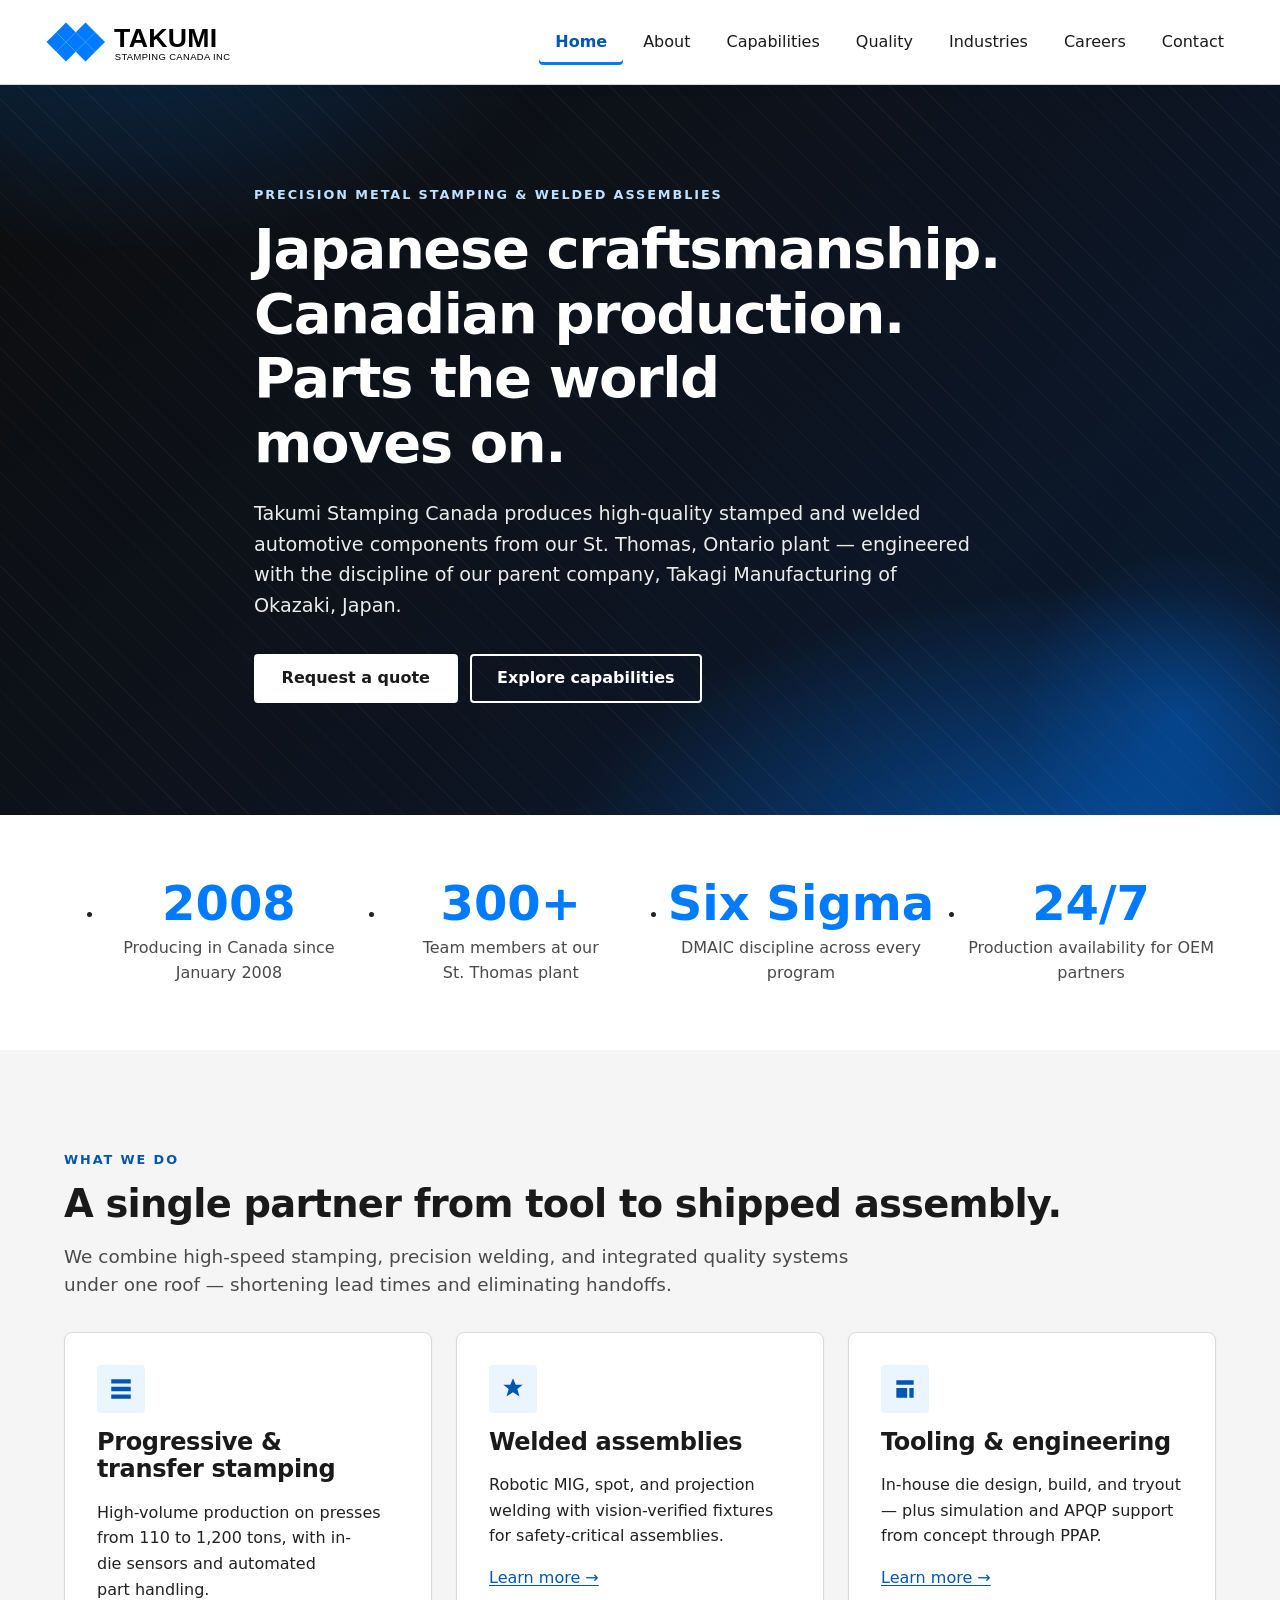
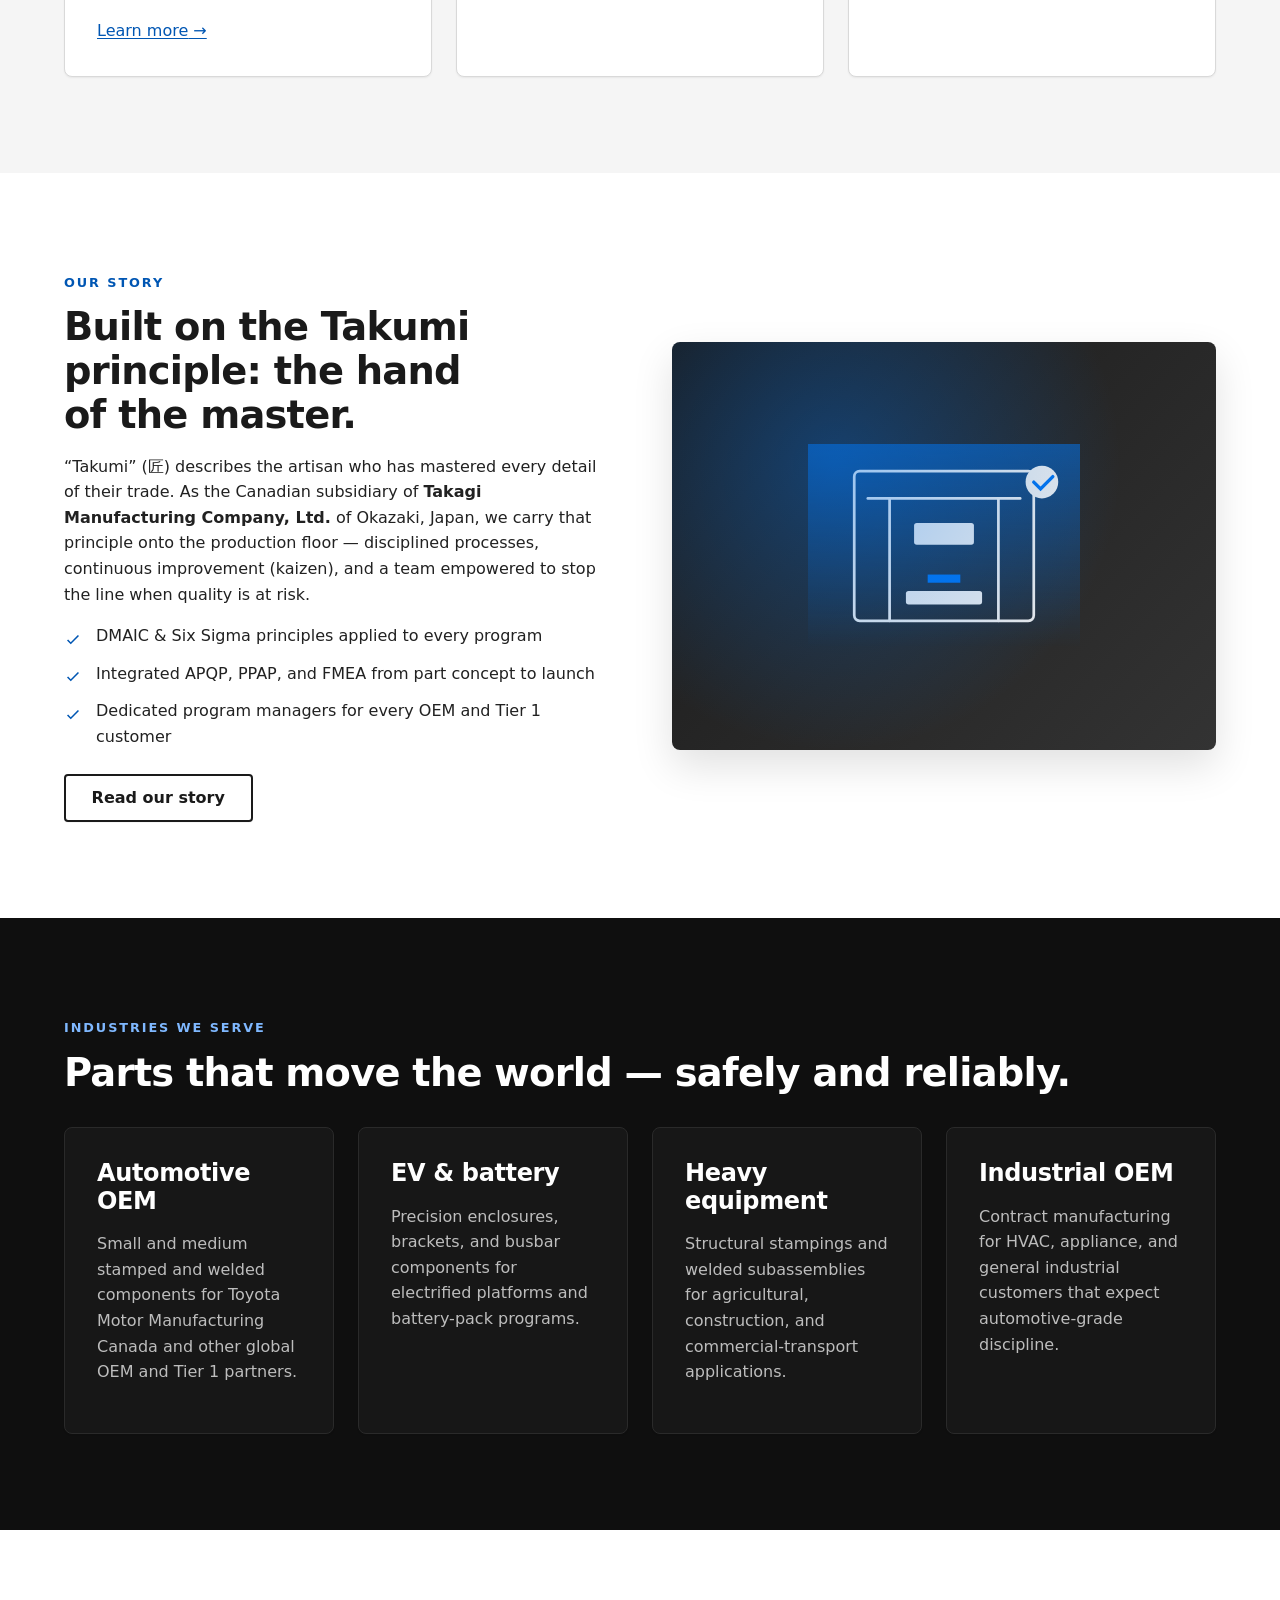
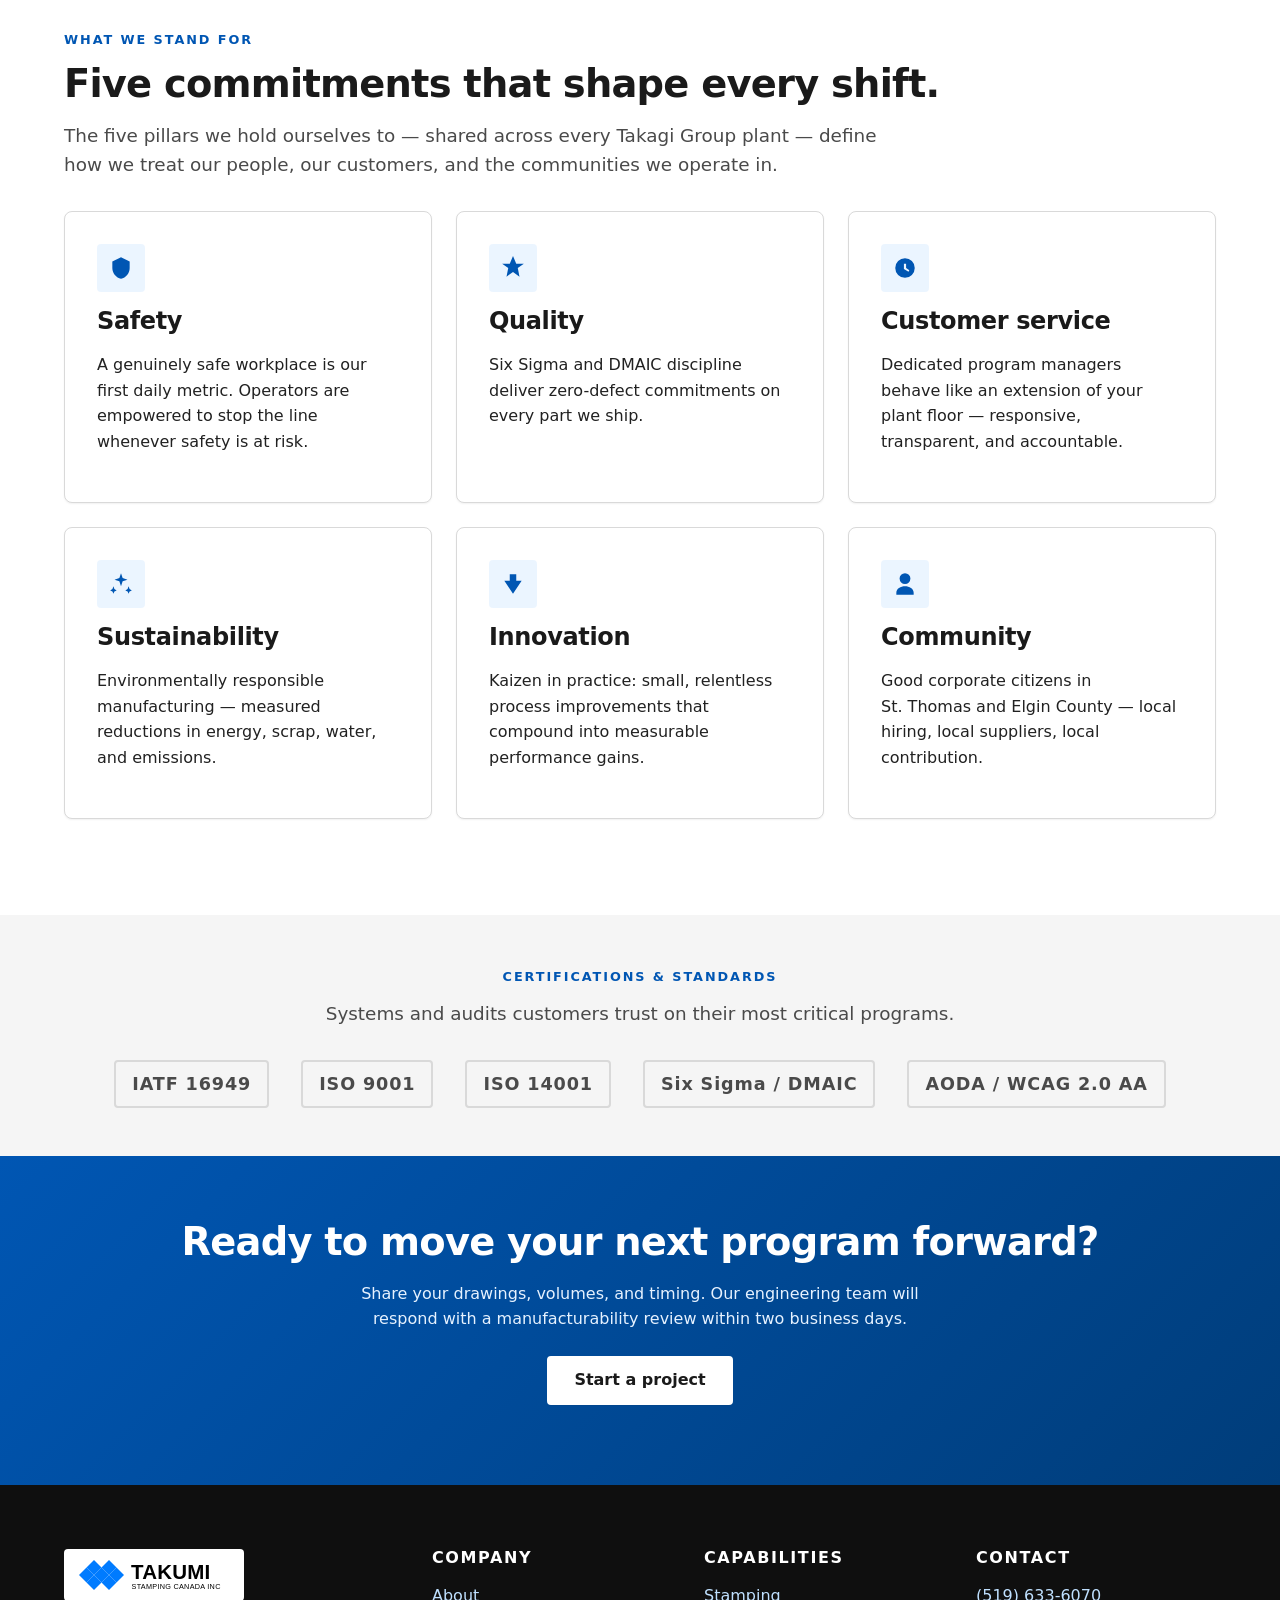
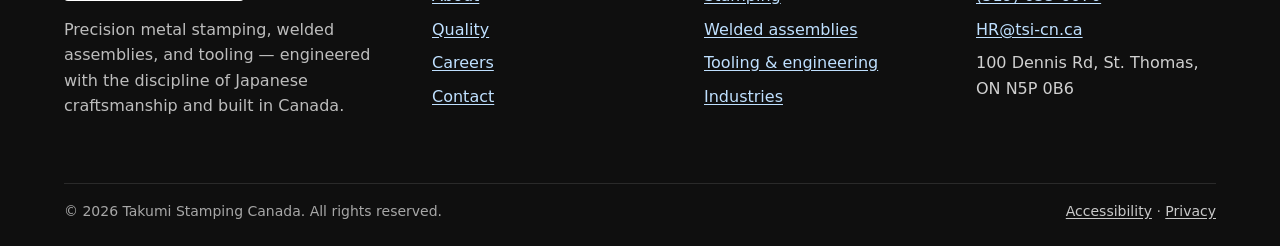
<file: index.html>
<!doctype html>
<html lang="en">
<head>
  <meta charset="utf-8">
  <meta name="viewport" content="width=device-width, initial-scale=1, viewport-fit=cover">
  <title>Takumi Stamping Canada — Precision Metal Stamping & Assembly</title>
  <meta name="description" content="Takumi Stamping Canada delivers precision metal stamping, welded assemblies, and tooling for the automotive and industrial sectors. IATF 16949 quality. St. Thomas, Ontario.">
  <meta name="theme-color" content="#007BFF">
  <link rel="icon" type="image/svg+xml" href="/assets/img/logo.svg">
  <link rel="stylesheet" href="/assets/css/styles.css">
  <link rel="canonical" href="https://takumistampingcanada.ca/">
  <meta property="og:type" content="website">
  <meta property="og:title" content="Takumi Stamping Canada — Precision Metal Stamping">
  <meta property="og:description" content="Precision metal stamping, welded assemblies, and tooling for automotive and industrial OEMs.">
  <meta property="og:image" content="/assets/img/logo.svg">
  <script type="application/ld+json">
  {
    "@context": "https://schema.org",
    "@type": "Manufacturer",
    "name": "Takumi Stamping Canada",
    "url": "https://takumistampingcanada.ca/",
    "logo": "https://takumistampingcanada.ca/assets/img/logo.svg",
    "telephone": "+1-519-633-6070",
    "email": "HR@tsi-cn.ca",
    "address": {
      "@type": "PostalAddress",
      "streetAddress": "100 Dennis Rd",
      "addressLocality": "St. Thomas",
      "addressRegion": "ON",
      "postalCode": "N5P 0B6",
      "addressCountry": "CA"
    },
    "areaServed": "North America",
    "description": "Precision metal stamping, welded assemblies, and tooling for automotive and industrial OEMs."
  }
  </script>
</head>
<body>
  <a class="skip-link" href="#main">Skip to main content</a>

  <!-- HEADER -->
  <header class="site-header" role="banner">
    <div class="container site-header__inner">
      <a class="site-logo" href="/" aria-label="Takumi Stamping Canada — home">
        <img src="/assets/img/logo.svg" alt="Takumi Stamping Canada">
      </a>
      <button class="nav-toggle" type="button" aria-expanded="false" aria-controls="primary-nav">
        <span class="nav-toggle__bars" aria-hidden="true"><span></span><span></span><span></span></span>
        <span>Menu</span>
      </button>
      <nav id="primary-nav" class="primary-nav" aria-label="Primary">
        <ul>
          <li><a href="/" aria-current="page">Home</a></li>
          <li><a href="/about.html">About</a></li>
          <li><a href="/capabilities.html">Capabilities</a></li>
          <li><a href="/quality.html">Quality</a></li>
          <li><a href="/industries.html">Industries</a></li>
          <li><a href="/careers.html">Careers</a></li>
          <li><a href="/contact.html">Contact</a></li>
        </ul>
      </nav>
    </div>
  </header>

  <main id="main">
    <!-- HERO -->
    <section class="hero" aria-labelledby="hero-heading">
      <div class="container hero__inner">
        <span class="eyebrow">Precision metal stamping &amp; welded assemblies</span>
        <h1 id="hero-heading">Japanese craftsmanship. Canadian production. Parts the world moves on.</h1>
        <p>Takumi Stamping Canada produces high-quality stamped and welded automotive components from our St.&nbsp;Thomas, Ontario plant &mdash; engineered with the discipline of our parent company, Takagi Manufacturing of Okazaki, Japan.</p>
        <div class="hero__cta">
          <a class="btn btn--inverse" href="/contact.html">Request a quote</a>
          <a class="btn btn--ghost" href="/capabilities.html">Explore capabilities</a>
        </div>
      </div>
    </section>

    <!-- STATS -->
    <section class="section section--tight" aria-label="Company at a glance">
      <div class="container">
        <ul class="stats" role="list">
          <li class="stat"><div class="stat__num">2008</div><div class="stat__label">Producing in Canada since January 2008</div></li>
          <li class="stat"><div class="stat__num">300+</div><div class="stat__label">Team members at our St.&nbsp;Thomas plant</div></li>
          <li class="stat"><div class="stat__num">Six&nbsp;Sigma</div><div class="stat__label">DMAIC discipline across every program</div></li>
          <li class="stat"><div class="stat__num">24/7</div><div class="stat__label">Production availability for OEM partners</div></li>
        </ul>
      </div>
    </section>

    <!-- CAPABILITIES OVERVIEW -->
    <section class="section section--alt" aria-labelledby="cap-heading">
      <div class="container">
        <span class="eyebrow">What we do</span>
        <h2 id="cap-heading">A single partner from tool to shipped assembly.</h2>
        <p class="lead">We combine high-speed stamping, precision welding, and integrated quality systems under one roof — shortening lead times and eliminating handoffs.</p>

        <div class="grid grid--3" style="margin-top: var(--space-6);">
          <article class="card">
            <div class="card__icon" aria-hidden="true">
              <svg viewBox="0 0 24 24"><path d="M3 3h18v4H3zM3 10h18v4H3zM3 17h18v4H3z"/></svg>
            </div>
            <h3>Progressive &amp; transfer stamping</h3>
            <p>High-volume production on presses from 110 to 1,200 tons, with in-die sensors and automated part handling.</p>
            <a href="/capabilities.html#stamping">Learn more<span class="visually-hidden"> about stamping</span> &rarr;</a>
          </article>
          <article class="card">
            <div class="card__icon" aria-hidden="true">
              <svg viewBox="0 0 24 24"><path d="M12 2l2.5 6H21l-5 4 2 7-6-4-6 4 2-7-5-4h6.5z"/></svg>
            </div>
            <h3>Welded assemblies</h3>
            <p>Robotic MIG, spot, and projection welding with vision-verified fixtures for safety-critical assemblies.</p>
            <a href="/capabilities.html#welding">Learn more<span class="visually-hidden"> about welding</span> &rarr;</a>
          </article>
          <article class="card">
            <div class="card__icon" aria-hidden="true">
              <svg viewBox="0 0 24 24"><path d="M4 4h16v4H4zM4 11h10v9H4zM16 11h4v9h-4z"/></svg>
            </div>
            <h3>Tooling &amp; engineering</h3>
            <p>In-house die design, build, and tryout — plus simulation and APQP support from concept through PPAP.</p>
            <a href="/capabilities.html#tooling">Learn more<span class="visually-hidden"> about tooling</span> &rarr;</a>
          </article>
        </div>
      </div>
    </section>

    <!-- ABOUT / SPLIT -->
    <section class="section" aria-labelledby="about-heading">
      <div class="container split">
        <div>
          <span class="eyebrow">Our story</span>
          <h2 id="about-heading">Built on the Takumi principle: the hand of the master.</h2>
          <p>“Takumi” (匠) describes the artisan who has mastered every detail of their trade. As the Canadian subsidiary of <strong>Takagi Manufacturing Company, Ltd.</strong> of Okazaki, Japan, we carry that principle onto the production floor &mdash; disciplined processes, continuous improvement (kaizen), and a team empowered to stop the line when quality is at risk.</p>
          <ul class="check-list">
            <li>DMAIC &amp; Six&nbsp;Sigma principles applied to every program</li>
            <li>Integrated APQP, PPAP, and FMEA from part concept to launch</li>
            <li>Dedicated program managers for every OEM and Tier&nbsp;1 customer</li>
          </ul>
          <a class="btn btn--secondary" href="/about.html">Read our story</a>
        </div>
        <div class="split__image" aria-hidden="true">
          <!-- Stylised press-line illustration -->
          <svg viewBox="0 0 200 150" xmlns="http://www.w3.org/2000/svg">
            <defs>
              <linearGradient id="pressGlow" x1="0" x2="0" y1="0" y2="1">
                <stop offset="0" stop-color="#007BFF" stop-opacity="0.55"/>
                <stop offset="1" stop-color="#007BFF" stop-opacity="0"/>
              </linearGradient>
            </defs>
            <rect x="0" y="0" width="200" height="150" fill="url(#pressGlow)"/>
            <g stroke="#ffffff" stroke-width="2" fill="none" stroke-linecap="round">
              <!-- Press frame -->
              <rect x="34" y="20" width="132" height="110" rx="4"/>
              <!-- Crown beam -->
              <path d="M44 40 L156 40"/>
              <!-- Uprights -->
              <path d="M60 40 L60 130 M140 40 L140 130"/>
              <!-- Ram -->
              <rect x="78" y="58" width="44" height="16" rx="2" fill="#ffffff" stroke="none"/>
              <!-- Bed -->
              <rect x="72" y="108" width="56" height="10" rx="2" fill="#ffffff" stroke="none"/>
              <!-- Part in progress -->
              <rect x="88" y="96" width="24" height="6" fill="#007BFF" stroke="none"/>
              <!-- Kaizen check mark -->
              <circle cx="172" cy="28" r="12" fill="#ffffff" stroke="none"/>
              <path d="M166 28 l5 5 9-9" stroke="#007BFF" stroke-width="2.5" fill="none"/>
            </g>
          </svg>
        </div>
      </div>
    </section>

    <!-- INDUSTRIES -->
    <section class="section section--dark" aria-labelledby="ind-heading">
      <div class="container">
        <span class="eyebrow">Industries we serve</span>
        <h2 id="ind-heading">Parts that move the world — safely and reliably.</h2>
        <div class="grid grid--4" style="margin-top: var(--space-6);">
          <article class="card card--dark">
            <h3>Automotive OEM</h3>
            <p>Small and medium stamped and welded components for Toyota Motor Manufacturing Canada and other global OEM and Tier&nbsp;1 partners.</p>
          </article>
          <article class="card card--dark">
            <h3>EV &amp; battery</h3>
            <p>Precision enclosures, brackets, and busbar components for electrified platforms and battery-pack programs.</p>
          </article>
          <article class="card card--dark">
            <h3>Heavy equipment</h3>
            <p>Structural stampings and welded subassemblies for agricultural, construction, and commercial-transport applications.</p>
          </article>
          <article class="card card--dark">
            <h3>Industrial OEM</h3>
            <p>Contract manufacturing for HVAC, appliance, and general industrial customers that expect automotive-grade discipline.</p>
          </article>
        </div>
      </div>
    </section>

    <!-- VALUES -->
    <section class="section" aria-labelledby="values-heading">
      <div class="container">
        <span class="eyebrow">What we stand for</span>
        <h2 id="values-heading">Five commitments that shape every shift.</h2>
        <p class="lead" style="max-width: 70ch;">The five pillars we hold ourselves to &mdash; shared across every Takagi Group plant &mdash; define how we treat our people, our customers, and the communities we operate in.</p>
        <div class="grid grid--3" style="margin-top: var(--space-6);">
          <article class="card">
            <div class="card__icon" aria-hidden="true">
              <svg viewBox="0 0 24 24"><path d="M12 2l8 4v6c0 5-3.5 9-8 10-4.5-1-8-5-8-10V6l8-4z"/></svg>
            </div>
            <h3>Safety</h3>
            <p>A genuinely safe workplace is our first daily metric. Operators are empowered to stop the line whenever safety is at risk.</p>
          </article>
          <article class="card">
            <div class="card__icon" aria-hidden="true">
              <svg viewBox="0 0 24 24"><path d="M12 1l3 7h7l-5.6 4.1L18 20l-6-4.4L6 20l1.6-7.9L2 8h7z"/></svg>
            </div>
            <h3>Quality</h3>
            <p>Six&nbsp;Sigma and DMAIC discipline deliver zero-defect commitments on every part we ship.</p>
          </article>
          <article class="card">
            <div class="card__icon" aria-hidden="true">
              <svg viewBox="0 0 24 24"><path d="M12 3a9 9 0 100 18 9 9 0 000-18zm1 5v4l3 2-.8 1.4L11 13V8h2z"/></svg>
            </div>
            <h3>Customer service</h3>
            <p>Dedicated program managers behave like an extension of your plant floor &mdash; responsive, transparent, and accountable.</p>
          </article>
          <article class="card">
            <div class="card__icon" aria-hidden="true">
              <svg viewBox="0 0 24 24"><path d="M12 2l1.5 4.5L18 8l-4.5 1.5L12 14l-1.5-4.5L6 8l4.5-1.5L12 2zm7 12l.9 2.7L22 18l-2.1.9L19 21l-.9-2.1L16 18l2.1-1.3L19 14zM5 14l.9 2.7L8 18l-2.1.9L5 21l-.9-2.1L2 18l2.1-1.3L5 14z"/></svg>
            </div>
            <h3>Sustainability</h3>
            <p>Environmentally responsible manufacturing &mdash; measured reductions in energy, scrap, water, and emissions.</p>
          </article>
          <article class="card">
            <div class="card__icon" aria-hidden="true">
              <svg viewBox="0 0 24 24"><path d="M9 3v6H4l8 12 8-12h-5V3z"/></svg>
            </div>
            <h3>Innovation</h3>
            <p>Kaizen in practice: small, relentless process improvements that compound into measurable performance gains.</p>
          </article>
          <article class="card">
            <div class="card__icon" aria-hidden="true">
              <svg viewBox="0 0 24 24"><path d="M12 12a5 5 0 10-5-5 5 5 0 005 5zm0 2c-4 0-8 2-8 6v2h16v-2c0-4-4-6-8-6z"/></svg>
            </div>
            <h3>Community</h3>
            <p>Good corporate citizens in St.&nbsp;Thomas and Elgin County &mdash; local hiring, local suppliers, local contribution.</p>
          </article>
        </div>
      </div>
    </section>

    <!-- QUALITY LOGOS -->
    <section class="section section--alt section--tight" aria-labelledby="qual-heading">
      <div class="container" style="text-align:center;">
        <span class="eyebrow">Certifications &amp; standards</span>
        <h2 id="qual-heading" class="visually-hidden">Certifications and standards</h2>
        <p class="lead" style="margin: 0 auto var(--space-6); max-width: 60ch;">Systems and audits customers trust on their most critical programs.</p>
        <div class="logo-strip" role="list" aria-label="Certifications">
          <span role="listitem">IATF&nbsp;16949</span>
          <span role="listitem">ISO&nbsp;9001</span>
          <span role="listitem">ISO&nbsp;14001</span>
          <span role="listitem">Six&nbsp;Sigma / DMAIC</span>
          <span role="listitem">AODA / WCAG&nbsp;2.0&nbsp;AA</span>
        </div>
      </div>
    </section>

    <!-- CTA BAND -->
    <section class="cta-band" aria-labelledby="cta-heading">
      <div class="container">
        <h2 id="cta-heading">Ready to move your next program forward?</h2>
        <p>Share your drawings, volumes, and timing. Our engineering team will respond with a manufacturability review within two business days.</p>
        <p style="margin-top: var(--space-5);">
          <a class="btn btn--inverse" href="/contact.html">Start a project</a>
        </p>
      </div>
    </section>
  </main>

  <!-- FOOTER -->
  <footer class="site-footer" role="contentinfo">
    <div class="container">
      <div class="footer-grid">
        <div class="footer-brand">
          <img src="/assets/img/logo.svg" alt="Takumi Stamping Canada">
          <p>Precision metal stamping, welded assemblies, and tooling — engineered with the discipline of Japanese craftsmanship and built in Canada.</p>
        </div>
        <nav aria-label="Footer — company">
          <h3>Company</h3>
          <ul>
            <li><a href="/about.html">About</a></li>
            <li><a href="/quality.html">Quality</a></li>
            <li><a href="/careers.html">Careers</a></li>
            <li><a href="/contact.html">Contact</a></li>
          </ul>
        </nav>
        <nav aria-label="Footer — capabilities">
          <h3>Capabilities</h3>
          <ul>
            <li><a href="/capabilities.html#stamping">Stamping</a></li>
            <li><a href="/capabilities.html#welding">Welded assemblies</a></li>
            <li><a href="/capabilities.html#tooling">Tooling &amp; engineering</a></li>
            <li><a href="/industries.html">Industries</a></li>
          </ul>
        </nav>
        <div>
          <h3>Contact</h3>
          <ul>
            <li><a href="tel:+15196336070">(519) 633-6070</a></li>
            <li><a href="mailto:HR@tsi-cn.ca">HR@tsi-cn.ca</a></li>
            <li>100 Dennis Rd, St. Thomas, ON N5P 0B6</li>
          </ul>
        </div>
      </div>
      <div class="footer-legal">
        <span>&copy; <span id="year">2026</span> Takumi Stamping Canada. All rights reserved.</span>
        <span><a href="/accessibility.html">Accessibility</a> &middot; <a href="/privacy.html">Privacy</a></span>
      </div>
    </div>
  </footer>

  <script src="/assets/js/main.js" defer></script>
</body>
</html>
</file>
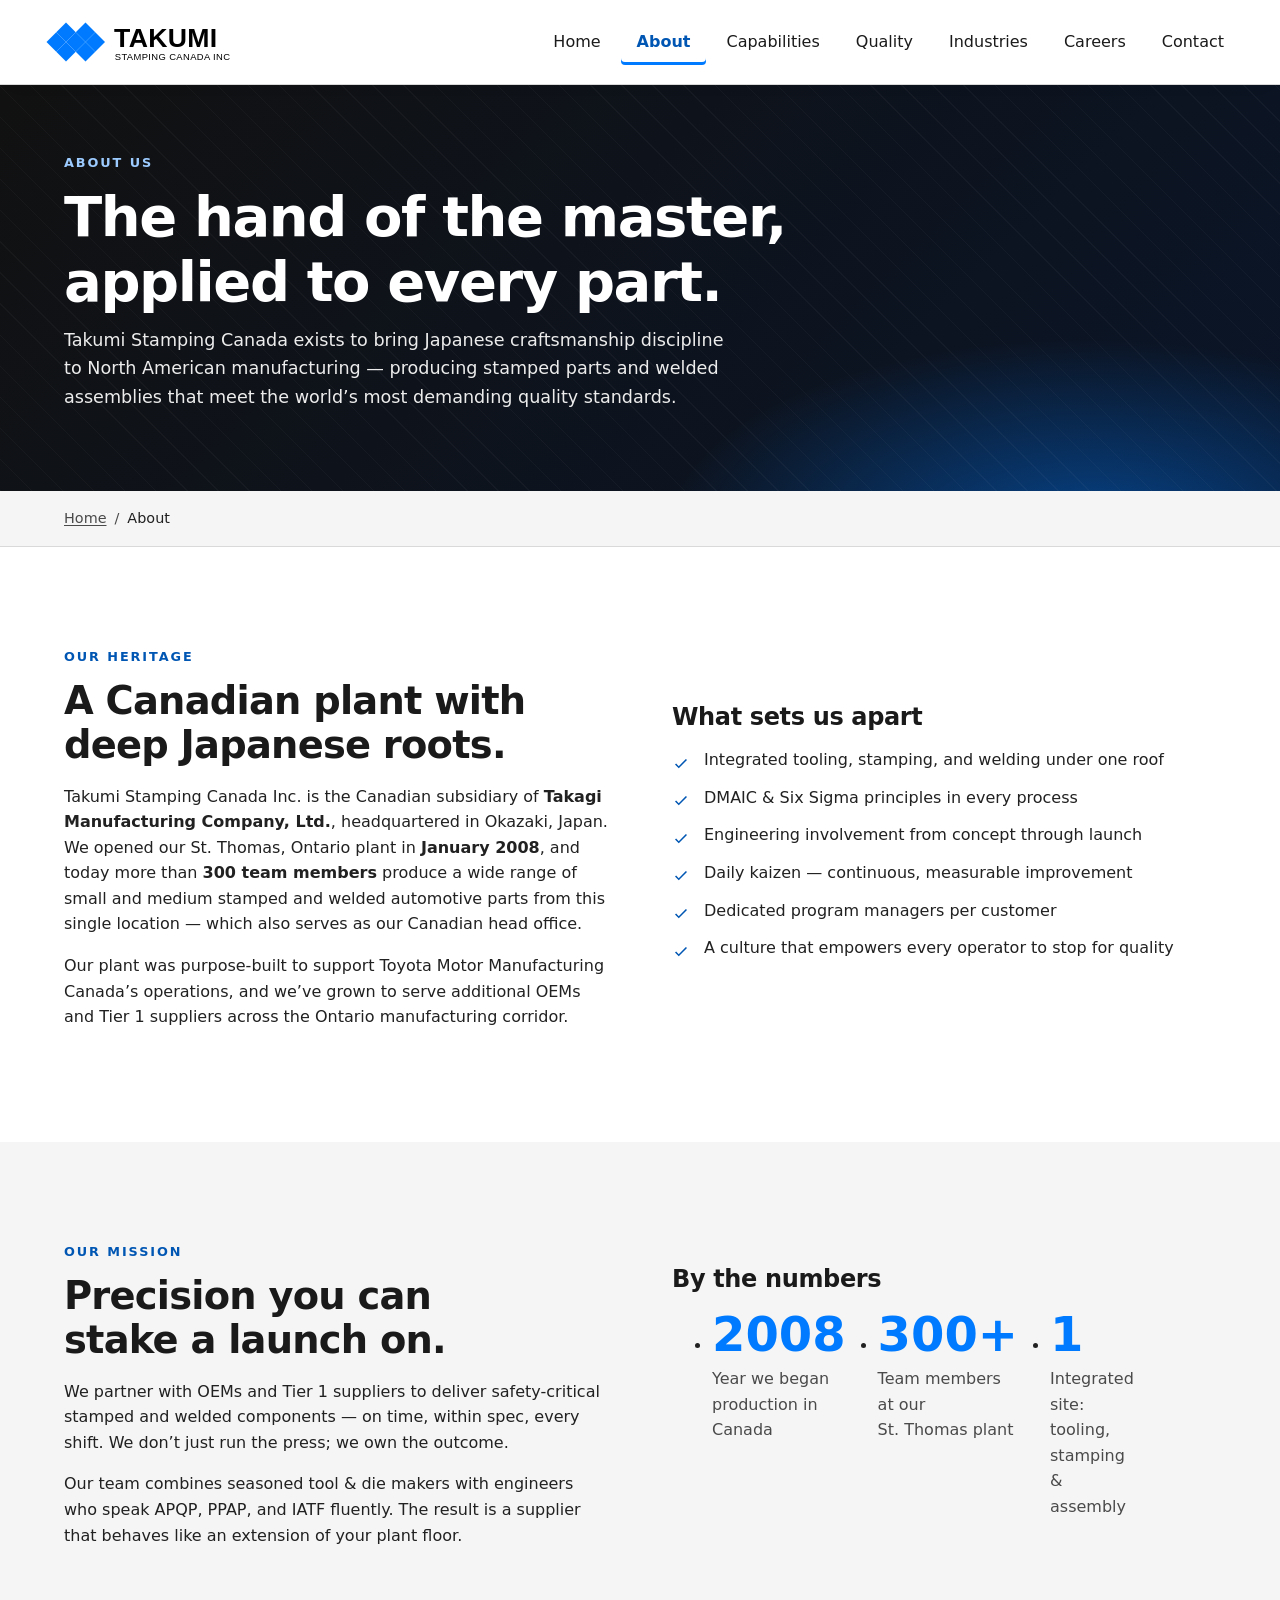
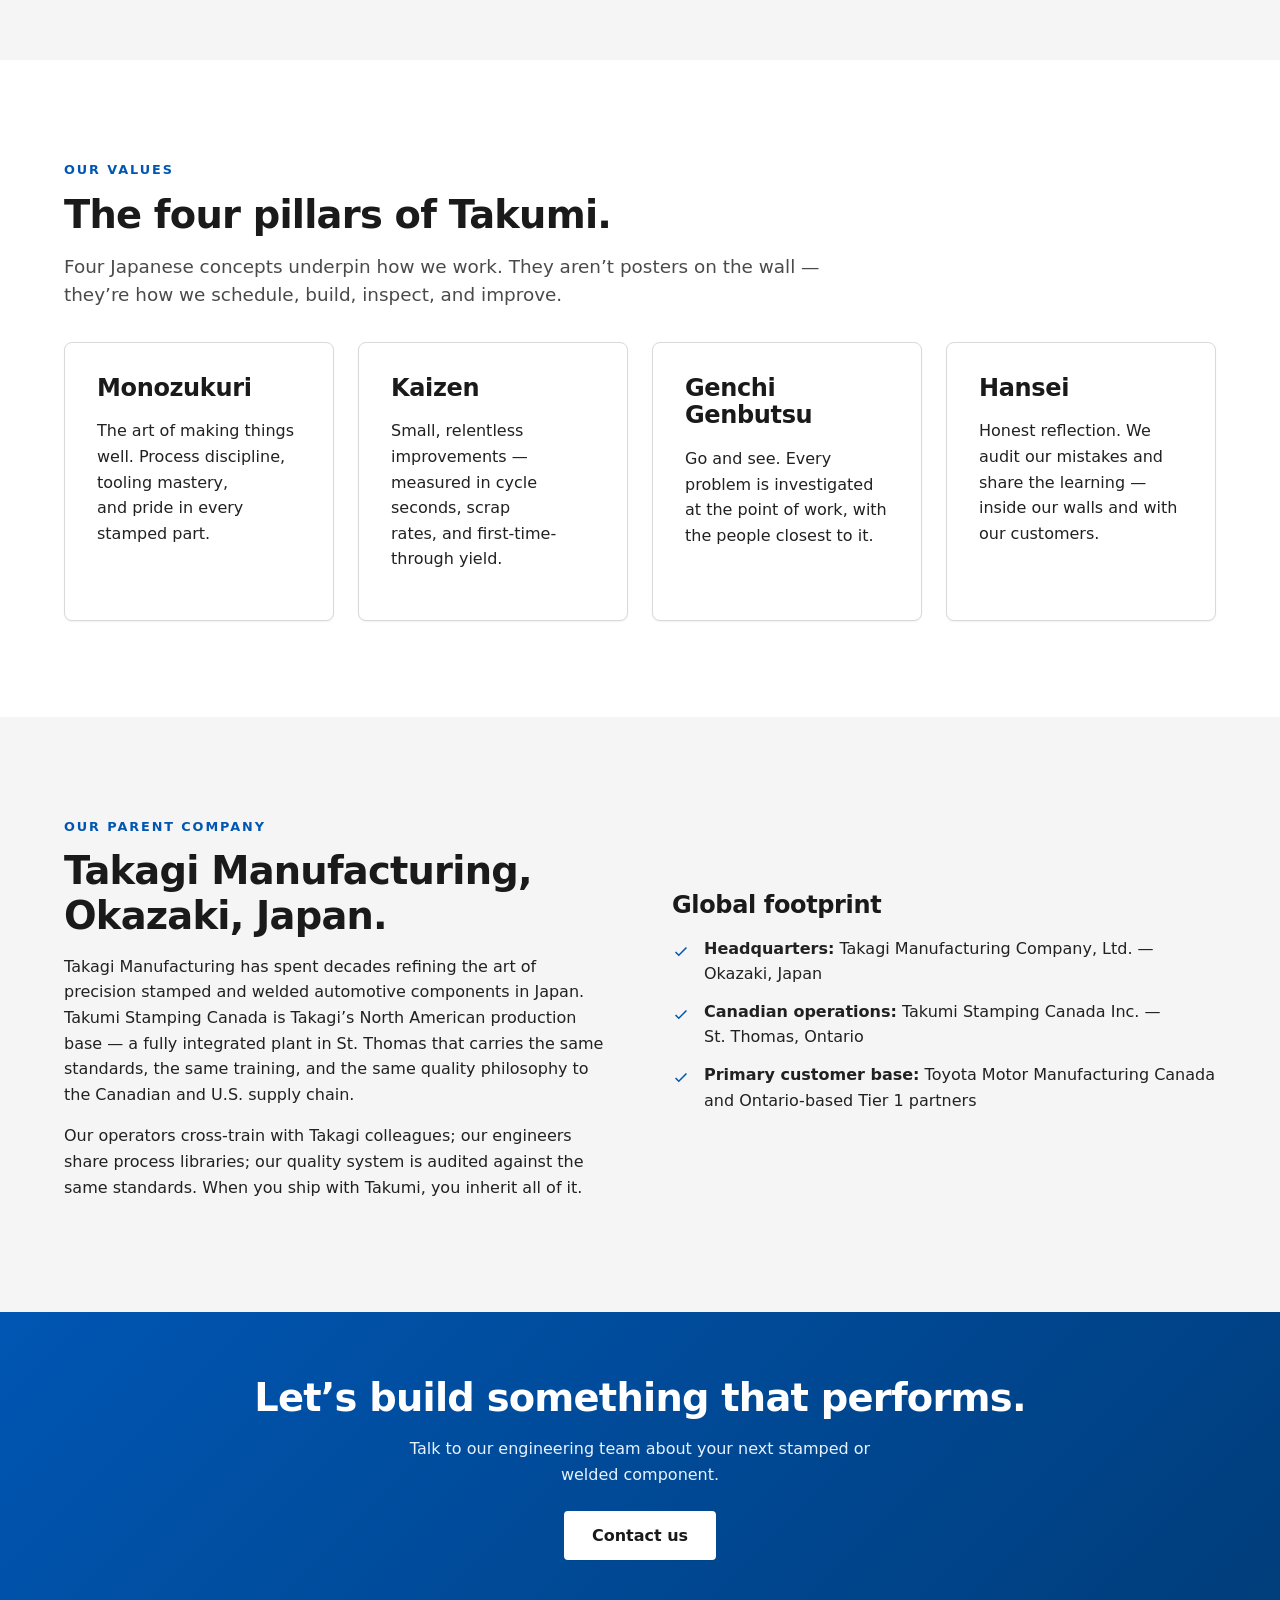
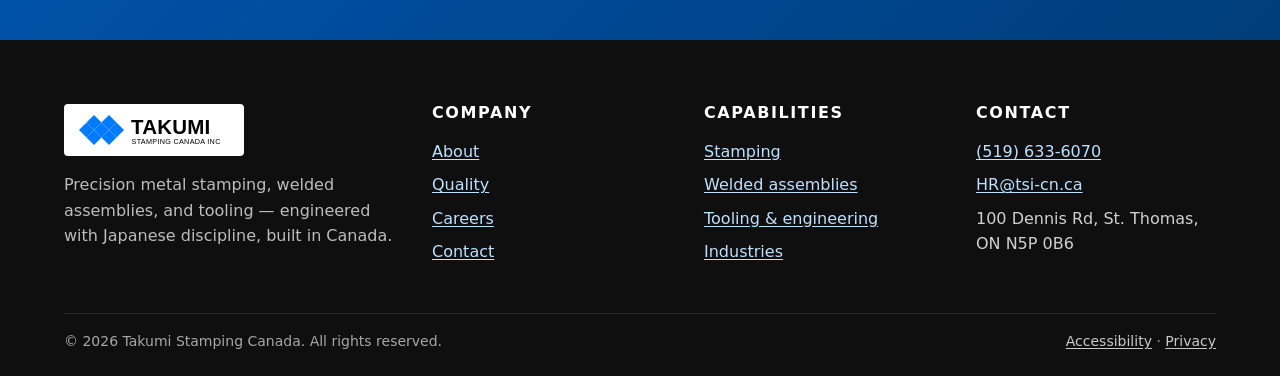
<file: about.html>
<!doctype html>
<html lang="en">
<head>
  <meta charset="utf-8">
  <meta name="viewport" content="width=device-width, initial-scale=1">
  <title>About Takumi Stamping Canada — Craftsmanship in Every Stamped Part</title>
  <meta name="description" content="Our story, our values, and our commitment to the Takumi principle of disciplined craftsmanship in precision metal stamping.">
  <meta name="theme-color" content="#007BFF">
  <link rel="icon" type="image/svg+xml" href="/assets/img/logo.svg">
  <link rel="stylesheet" href="/assets/css/styles.css">
  <link rel="canonical" href="https://takumistampingcanada.ca/about.html">
</head>
<body>
  <a class="skip-link" href="#main">Skip to main content</a>

  <header class="site-header" role="banner">
    <div class="container site-header__inner">
      <a class="site-logo" href="/" aria-label="Takumi Stamping Canada — home">
        <img src="/assets/img/logo.svg" alt="Takumi Stamping Canada">
      </a>
      <button class="nav-toggle" type="button" aria-expanded="false" aria-controls="primary-nav">
        <span class="nav-toggle__bars" aria-hidden="true"><span></span><span></span><span></span></span>
        <span>Menu</span>
      </button>
      <nav id="primary-nav" class="primary-nav" aria-label="Primary">
        <ul>
          <li><a href="/">Home</a></li>
          <li><a href="/about.html" aria-current="page">About</a></li>
          <li><a href="/capabilities.html">Capabilities</a></li>
          <li><a href="/quality.html">Quality</a></li>
          <li><a href="/industries.html">Industries</a></li>
          <li><a href="/careers.html">Careers</a></li>
          <li><a href="/contact.html">Contact</a></li>
        </ul>
      </nav>
    </div>
  </header>

  <main id="main">
    <section class="page-header" aria-labelledby="page-heading">
      <div class="container">
        <span class="eyebrow" style="color:#9ccbff;">About us</span>
        <h1 id="page-heading">The hand of the master, applied to every part.</h1>
        <p>Takumi Stamping Canada exists to bring Japanese craftsmanship discipline to North American manufacturing — producing stamped parts and welded assemblies that meet the world&rsquo;s most demanding quality standards.</p>
      </div>
    </section>

    <nav class="breadcrumb" aria-label="Breadcrumb">
      <div class="container">
        <ol>
          <li><a href="/">Home</a></li>
          <li aria-current="page">About</li>
        </ol>
      </div>
    </nav>

    <section class="section" aria-labelledby="heritage-heading">
      <div class="container split">
        <div>
          <span class="eyebrow">Our heritage</span>
          <h2 id="heritage-heading">A Canadian plant with deep Japanese roots.</h2>
          <p>Takumi Stamping Canada Inc. is the Canadian subsidiary of <strong>Takagi Manufacturing Company, Ltd.</strong>, headquartered in Okazaki, Japan. We opened our St.&nbsp;Thomas, Ontario plant in <strong>January 2008</strong>, and today more than <strong>300&nbsp;team members</strong> produce a wide range of small and medium stamped and welded automotive parts from this single location &mdash; which also serves as our Canadian head office.</p>
          <p>Our plant was purpose-built to support Toyota Motor Manufacturing Canada&rsquo;s operations, and we&rsquo;ve grown to serve additional OEMs and Tier&nbsp;1 suppliers across the Ontario manufacturing corridor.</p>
        </div>
        <div>
          <h3>What sets us apart</h3>
          <ul class="check-list">
            <li>Integrated tooling, stamping, and welding under one roof</li>
            <li>DMAIC &amp; Six&nbsp;Sigma principles in every process</li>
            <li>Engineering involvement from concept through launch</li>
            <li>Daily kaizen &mdash; continuous, measurable improvement</li>
            <li>Dedicated program managers per customer</li>
            <li>A culture that empowers every operator to stop for quality</li>
          </ul>
        </div>
      </div>
    </section>

    <section class="section section--alt" aria-labelledby="mission-heading">
      <div class="container split">
        <div>
          <span class="eyebrow">Our mission</span>
          <h2 id="mission-heading">Precision you can stake a launch on.</h2>
          <p>We partner with OEMs and Tier&nbsp;1 suppliers to deliver safety-critical stamped and welded components &mdash; on time, within spec, every shift. We don&rsquo;t just run the press; we own the outcome.</p>
          <p>Our team combines seasoned tool &amp; die makers with engineers who speak APQP, PPAP, and IATF fluently. The result is a supplier that behaves like an extension of your plant floor.</p>
        </div>
        <div>
          <h3>By the numbers</h3>
          <ul class="stats stats--stack">
            <li class="stat"><div class="stat__num">2008</div><div class="stat__label">Year we began production in Canada</div></li>
            <li class="stat"><div class="stat__num">300+</div><div class="stat__label">Team members at our St.&nbsp;Thomas plant</div></li>
            <li class="stat"><div class="stat__num">1</div><div class="stat__label">Integrated site: tooling, stamping &amp; assembly</div></li>
          </ul>
        </div>
      </div>
    </section>

    <section class="section" aria-labelledby="values-heading">
      <div class="container">
        <span class="eyebrow">Our values</span>
        <h2 id="values-heading">The four pillars of Takumi.</h2>
        <p class="lead" style="max-width: 70ch;">Four Japanese concepts underpin how we work. They aren&rsquo;t posters on the wall &mdash; they&rsquo;re how we schedule, build, inspect, and improve.</p>
        <div class="grid grid--4" style="margin-top: var(--space-6);">
          <article class="card">
            <h3>Monozukuri</h3>
            <p>The art of making things well. Process discipline, tooling mastery, and pride in every stamped part.</p>
          </article>
          <article class="card">
            <h3>Kaizen</h3>
            <p>Small, relentless improvements &mdash; measured in cycle seconds, scrap rates, and first-time-through yield.</p>
          </article>
          <article class="card">
            <h3>Genchi Genbutsu</h3>
            <p>Go and see. Every problem is investigated at the point of work, with the people closest to it.</p>
          </article>
          <article class="card">
            <h3>Hansei</h3>
            <p>Honest reflection. We audit our mistakes and share the learning &mdash; inside our walls and with our customers.</p>
          </article>
        </div>
      </div>
    </section>

    <section class="section section--alt" aria-labelledby="parent-heading">
      <div class="container split">
        <div>
          <span class="eyebrow">Our parent company</span>
          <h2 id="parent-heading">Takagi Manufacturing, Okazaki, Japan.</h2>
          <p>Takagi Manufacturing has spent decades refining the art of precision stamped and welded automotive components in Japan. Takumi Stamping Canada is Takagi&rsquo;s North American production base &mdash; a fully integrated plant in St.&nbsp;Thomas that carries the same standards, the same training, and the same quality philosophy to the Canadian and U.S. supply chain.</p>
          <p>Our operators cross-train with Takagi colleagues; our engineers share process libraries; our quality system is audited against the same standards. When you ship with Takumi, you inherit all of it.</p>
        </div>
        <div>
          <h3>Global footprint</h3>
          <ul class="check-list">
            <li><strong>Headquarters:</strong> Takagi Manufacturing Company, Ltd. &mdash; Okazaki, Japan</li>
            <li><strong>Canadian operations:</strong> Takumi Stamping Canada Inc. &mdash; St.&nbsp;Thomas, Ontario</li>
            <li><strong>Primary customer base:</strong> Toyota Motor Manufacturing Canada and Ontario-based Tier&nbsp;1 partners</li>
          </ul>
        </div>
      </div>
    </section>

    <section class="cta-band" aria-labelledby="cta-heading">
      <div class="container">
        <h2 id="cta-heading">Let&rsquo;s build something that performs.</h2>
        <p>Talk to our engineering team about your next stamped or welded component.</p>
        <p style="margin-top: var(--space-5);"><a class="btn btn--inverse" href="/contact.html">Contact us</a></p>
      </div>
    </section>
  </main>

  <footer class="site-footer" role="contentinfo">
    <div class="container">
      <div class="footer-grid">
        <div class="footer-brand">
          <img src="/assets/img/logo.svg" alt="Takumi Stamping Canada">
          <p>Precision metal stamping, welded assemblies, and tooling &mdash; engineered with Japanese discipline, built in Canada.</p>
        </div>
        <nav aria-label="Footer — company">
          <h3>Company</h3>
          <ul>
            <li><a href="/about.html">About</a></li>
            <li><a href="/quality.html">Quality</a></li>
            <li><a href="/careers.html">Careers</a></li>
            <li><a href="/contact.html">Contact</a></li>
          </ul>
        </nav>
        <nav aria-label="Footer — capabilities">
          <h3>Capabilities</h3>
          <ul>
            <li><a href="/capabilities.html#stamping">Stamping</a></li>
            <li><a href="/capabilities.html#welding">Welded assemblies</a></li>
            <li><a href="/capabilities.html#tooling">Tooling &amp; engineering</a></li>
            <li><a href="/industries.html">Industries</a></li>
          </ul>
        </nav>
        <div>
          <h3>Contact</h3>
          <ul>
            <li><a href="tel:+15196336070">(519) 633-6070</a></li>
            <li><a href="mailto:HR@tsi-cn.ca">HR@tsi-cn.ca</a></li>
            <li>100 Dennis Rd, St. Thomas, ON N5P 0B6</li>
          </ul>
        </div>
      </div>
      <div class="footer-legal">
        <span>&copy; <span id="year">2026</span> Takumi Stamping Canada. All rights reserved.</span>
        <span><a href="/accessibility.html">Accessibility</a> &middot; <a href="/privacy.html">Privacy</a></span>
      </div>
    </div>
  </footer>

  <script src="/assets/js/main.js" defer></script>
</body>
</html>
</file>
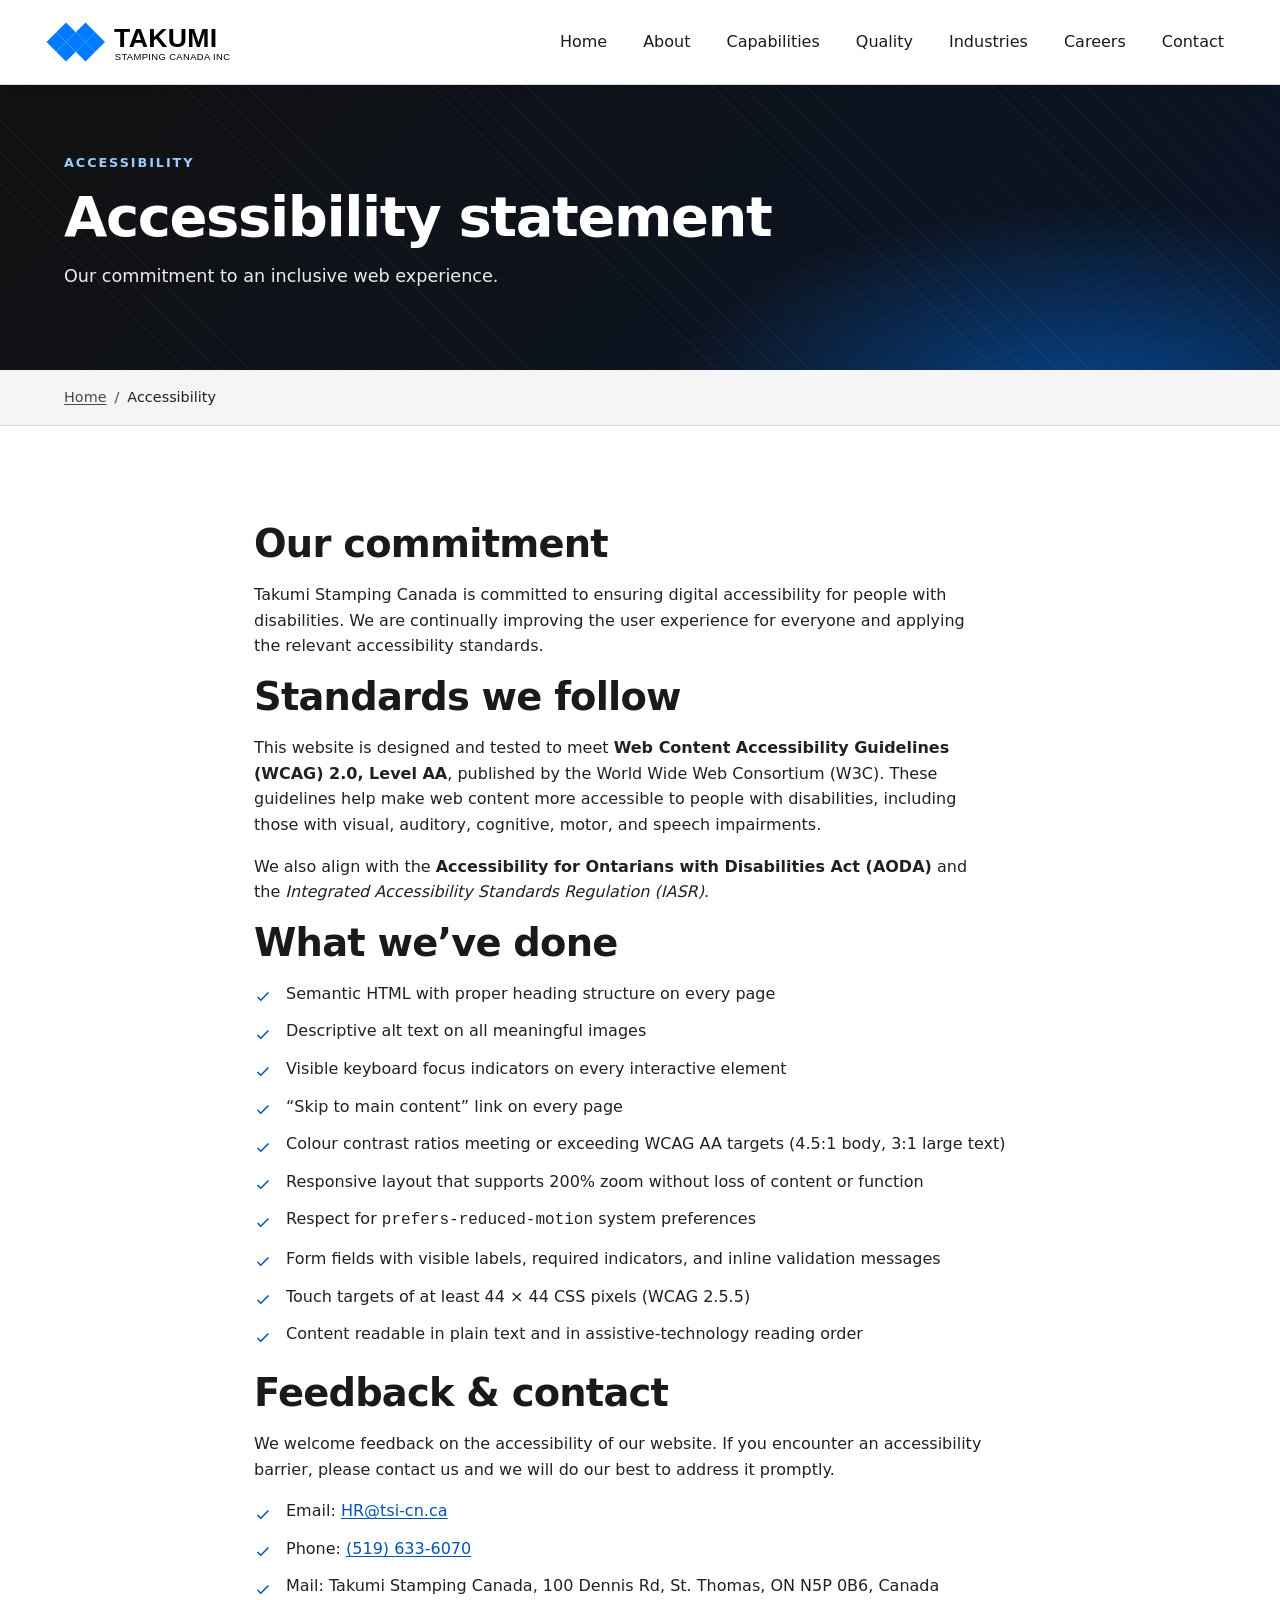
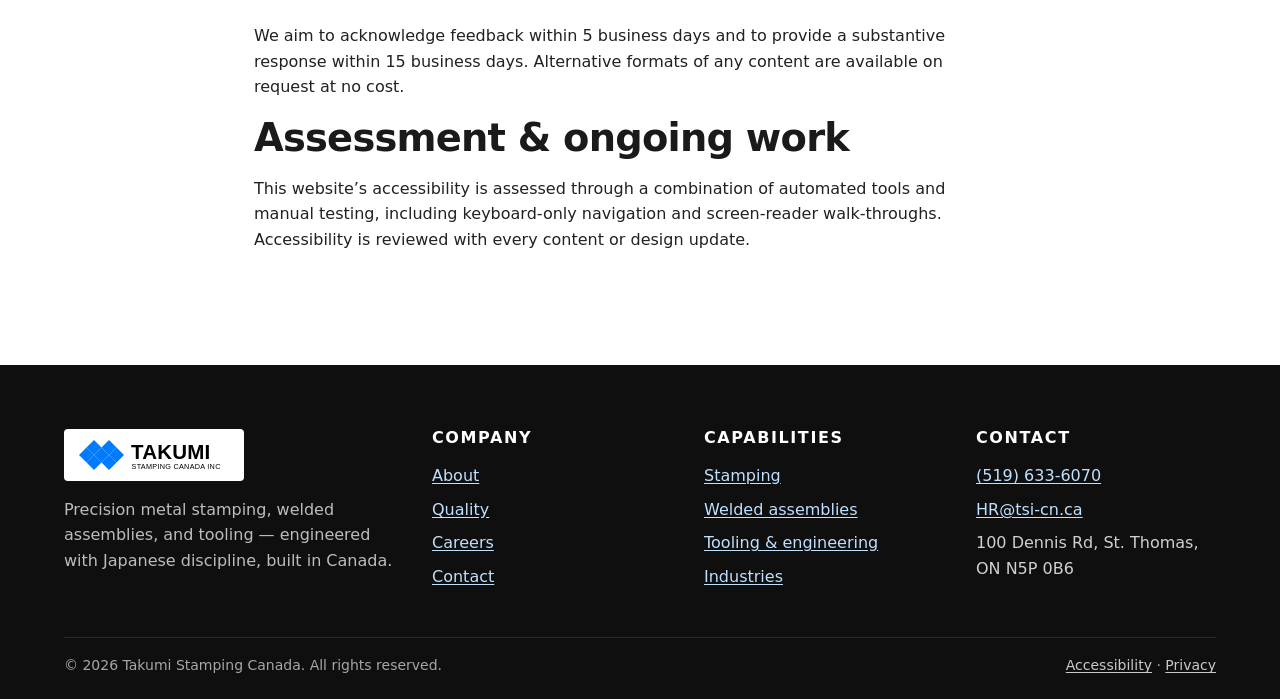
<file: accessibility.html>
<!doctype html>
<html lang="en">
<head>
  <meta charset="utf-8">
  <meta name="viewport" content="width=device-width, initial-scale=1">
  <title>Accessibility Statement — Takumi Stamping Canada</title>
  <meta name="description" content="Takumi Stamping Canada is committed to providing a website that is accessible to the widest possible audience, in accordance with WCAG 2.0 Level AA and AODA.">
  <meta name="theme-color" content="#007BFF">
  <link rel="icon" type="image/svg+xml" href="/assets/img/logo.svg">
  <link rel="stylesheet" href="/assets/css/styles.css">
  <link rel="canonical" href="https://takumistampingcanada.ca/accessibility.html">
</head>
<body>
  <a class="skip-link" href="#main">Skip to main content</a>

  <header class="site-header" role="banner">
    <div class="container site-header__inner">
      <a class="site-logo" href="/" aria-label="Takumi Stamping Canada — home">
        <img src="/assets/img/logo.svg" alt="Takumi Stamping Canada">
      </a>
      <button class="nav-toggle" type="button" aria-expanded="false" aria-controls="primary-nav">
        <span class="nav-toggle__bars" aria-hidden="true"><span></span><span></span><span></span></span>
        <span>Menu</span>
      </button>
      <nav id="primary-nav" class="primary-nav" aria-label="Primary">
        <ul>
          <li><a href="/">Home</a></li>
          <li><a href="/about.html">About</a></li>
          <li><a href="/capabilities.html">Capabilities</a></li>
          <li><a href="/quality.html">Quality</a></li>
          <li><a href="/industries.html">Industries</a></li>
          <li><a href="/careers.html">Careers</a></li>
          <li><a href="/contact.html">Contact</a></li>
        </ul>
      </nav>
    </div>
  </header>

  <main id="main">
    <section class="page-header">
      <div class="container">
        <span class="eyebrow" style="color:#9ccbff;">Accessibility</span>
        <h1>Accessibility statement</h1>
        <p>Our commitment to an inclusive web experience.</p>
      </div>
    </section>

    <nav class="breadcrumb" aria-label="Breadcrumb">
      <div class="container">
        <ol>
          <li><a href="/">Home</a></li>
          <li aria-current="page">Accessibility</li>
        </ol>
      </div>
    </nav>

    <section class="section">
      <div class="container" style="max-width: 820px;">
        <h2>Our commitment</h2>
        <p>Takumi Stamping Canada is committed to ensuring digital accessibility for people with disabilities. We are continually improving the user experience for everyone and applying the relevant accessibility standards.</p>

        <h2>Standards we follow</h2>
        <p>This website is designed and tested to meet <strong>Web Content Accessibility Guidelines (WCAG) 2.0, Level AA</strong>, published by the World Wide Web Consortium (W3C). These guidelines help make web content more accessible to people with disabilities, including those with visual, auditory, cognitive, motor, and speech impairments.</p>
        <p>We also align with the <strong>Accessibility for Ontarians with Disabilities Act (AODA)</strong> and the <em>Integrated Accessibility Standards Regulation (IASR)</em>.</p>

        <h2>What we&rsquo;ve done</h2>
        <ul class="check-list">
          <li>Semantic HTML with proper heading structure on every page</li>
          <li>Descriptive alt text on all meaningful images</li>
          <li>Visible keyboard focus indicators on every interactive element</li>
          <li>&ldquo;Skip to main content&rdquo; link on every page</li>
          <li>Colour contrast ratios meeting or exceeding WCAG AA targets (4.5:1 body, 3:1 large text)</li>
          <li>Responsive layout that supports 200% zoom without loss of content or function</li>
          <li>Respect for <code>prefers-reduced-motion</code> system preferences</li>
          <li>Form fields with visible labels, required indicators, and inline validation messages</li>
          <li>Touch targets of at least 44&nbsp;&times;&nbsp;44 CSS pixels (WCAG 2.5.5)</li>
          <li>Content readable in plain text and in assistive-technology reading order</li>
        </ul>

        <h2>Feedback &amp; contact</h2>
        <p>We welcome feedback on the accessibility of our website. If you encounter an accessibility barrier, please contact us and we will do our best to address it promptly.</p>
        <ul class="check-list">
          <li>Email: <a href="mailto:HR@tsi-cn.ca">HR@tsi-cn.ca</a></li>
          <li>Phone: <a href="tel:+15196336070">(519) 633-6070</a></li>
          <li>Mail: Takumi Stamping Canada, 100 Dennis Rd, St. Thomas, ON N5P 0B6, Canada</li>
        </ul>
        <p>We aim to acknowledge feedback within 5 business days and to provide a substantive response within 15 business days. Alternative formats of any content are available on request at no cost.</p>

        <h2>Assessment &amp; ongoing work</h2>
        <p>This website&rsquo;s accessibility is assessed through a combination of automated tools and manual testing, including keyboard-only navigation and screen-reader walk-throughs. Accessibility is reviewed with every content or design update.</p>
      </div>
    </section>
  </main>

  <footer class="site-footer" role="contentinfo">
    <div class="container">
      <div class="footer-grid">
        <div class="footer-brand">
          <img src="/assets/img/logo.svg" alt="Takumi Stamping Canada">
          <p>Precision metal stamping, welded assemblies, and tooling &mdash; engineered with Japanese discipline, built in Canada.</p>
        </div>
        <nav aria-label="Footer — company">
          <h3>Company</h3>
          <ul>
            <li><a href="/about.html">About</a></li>
            <li><a href="/quality.html">Quality</a></li>
            <li><a href="/careers.html">Careers</a></li>
            <li><a href="/contact.html">Contact</a></li>
          </ul>
        </nav>
        <nav aria-label="Footer — capabilities">
          <h3>Capabilities</h3>
          <ul>
            <li><a href="/capabilities.html#stamping">Stamping</a></li>
            <li><a href="/capabilities.html#welding">Welded assemblies</a></li>
            <li><a href="/capabilities.html#tooling">Tooling &amp; engineering</a></li>
            <li><a href="/industries.html">Industries</a></li>
          </ul>
        </nav>
        <div>
          <h3>Contact</h3>
          <ul>
            <li><a href="tel:+15196336070">(519) 633-6070</a></li>
            <li><a href="mailto:HR@tsi-cn.ca">HR@tsi-cn.ca</a></li>
            <li>100 Dennis Rd, St. Thomas, ON N5P 0B6</li>
          </ul>
        </div>
      </div>
      <div class="footer-legal">
        <span>&copy; <span id="year">2026</span> Takumi Stamping Canada. All rights reserved.</span>
        <span><a href="/accessibility.html">Accessibility</a> &middot; <a href="/privacy.html">Privacy</a></span>
      </div>
    </div>
  </footer>

  <script src="/assets/js/main.js" defer></script>
</body>
</html>
</file>
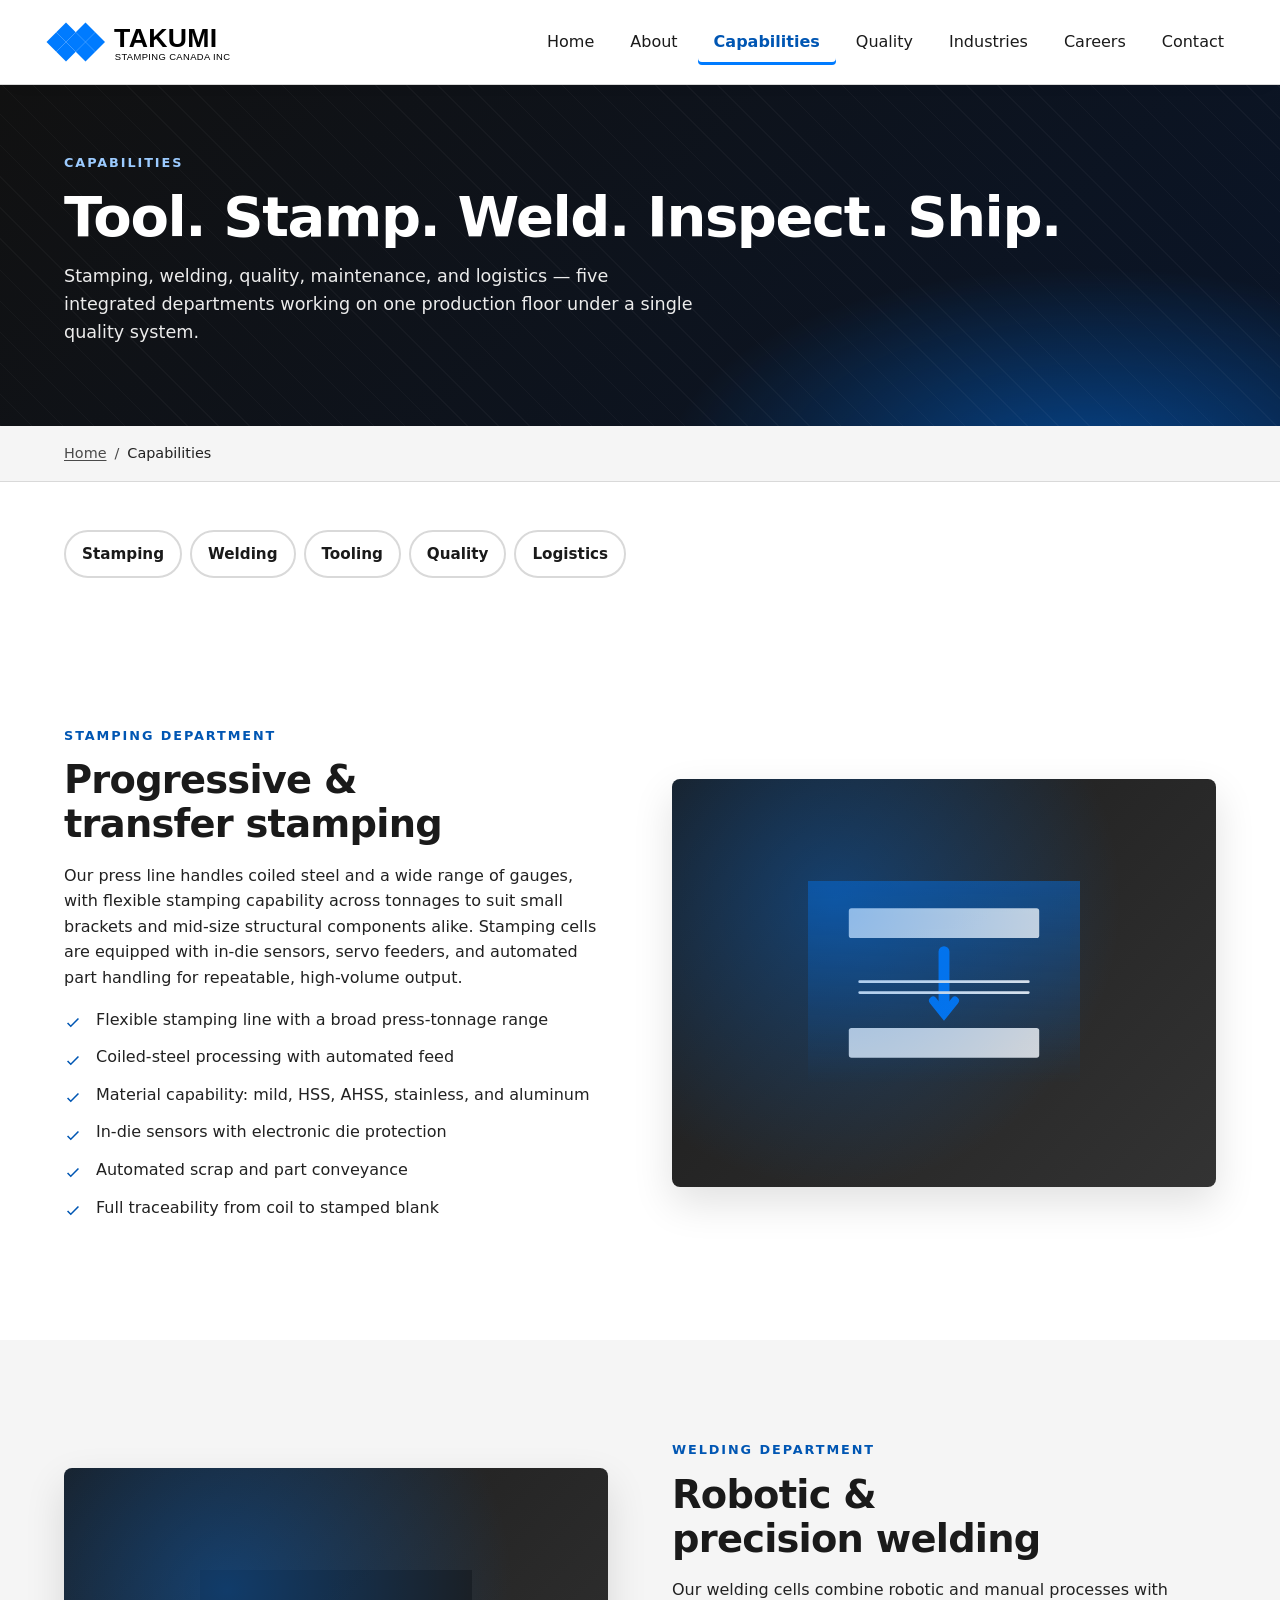
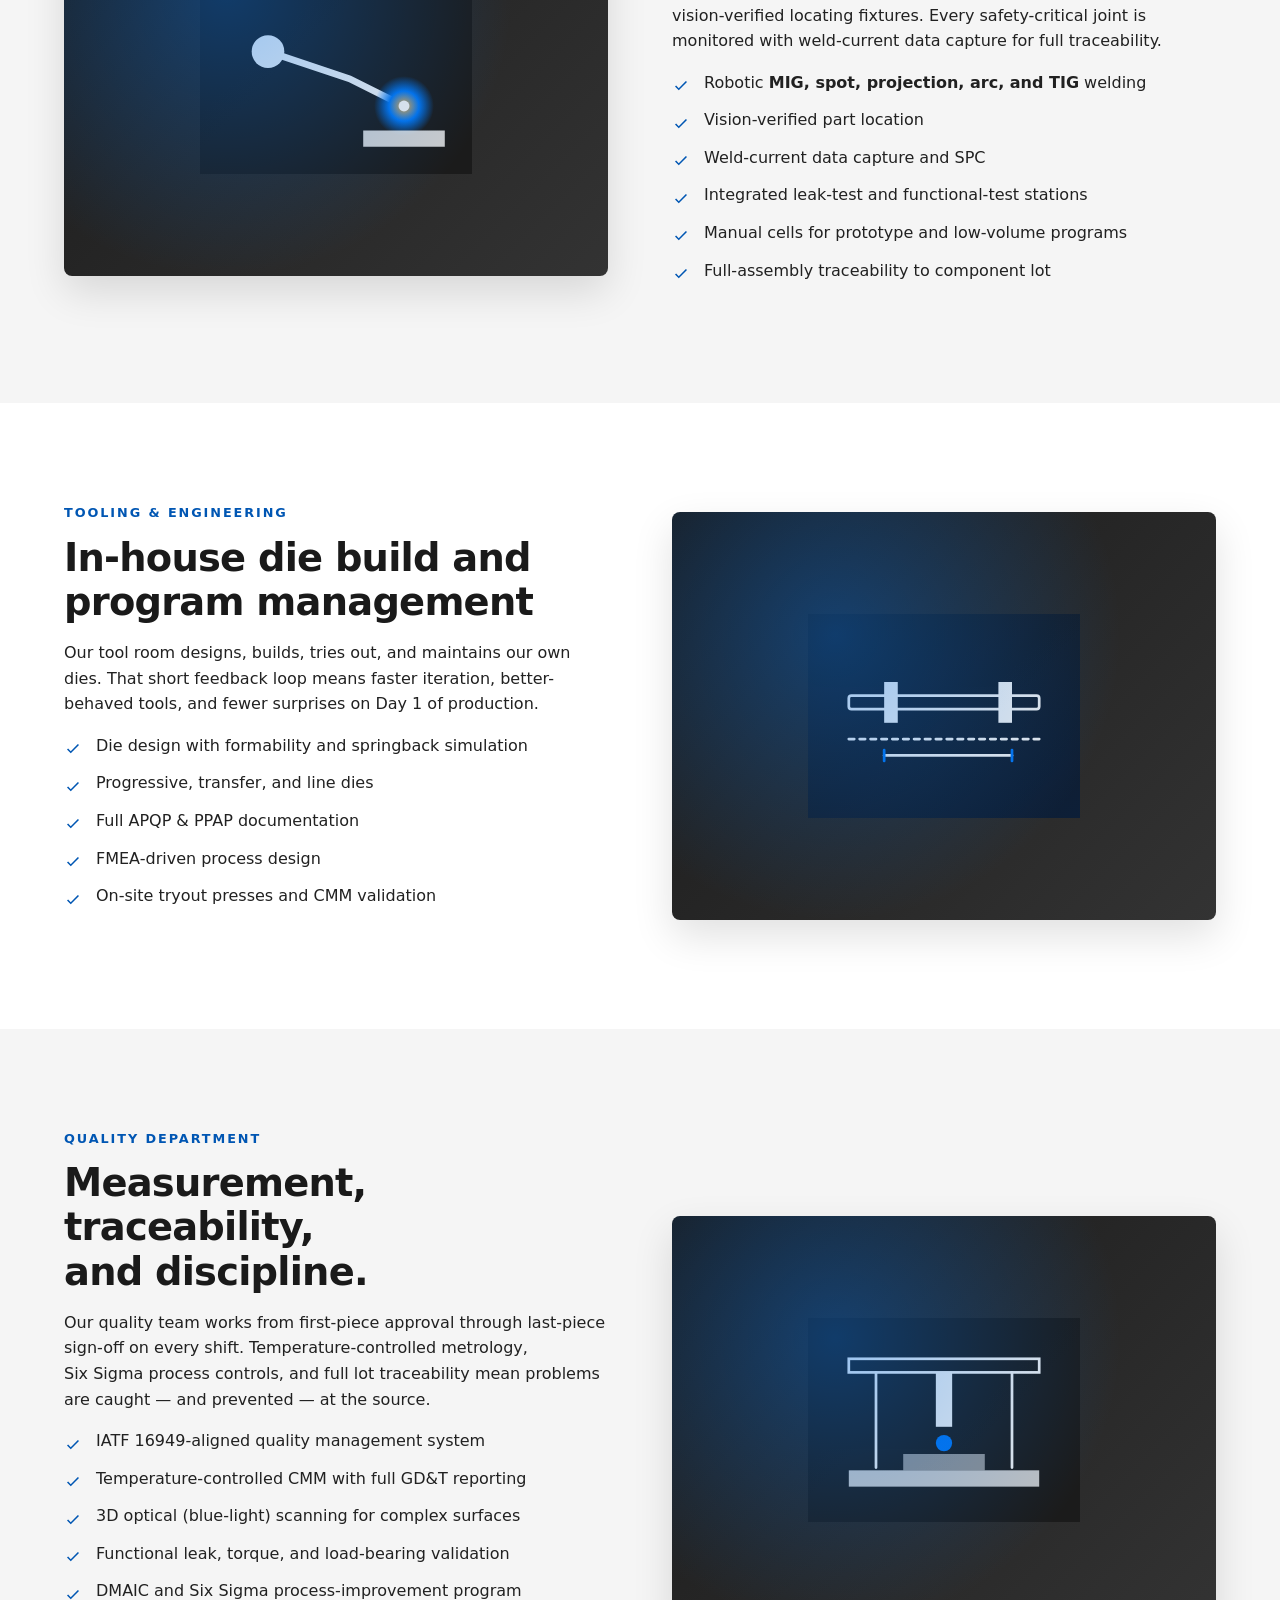
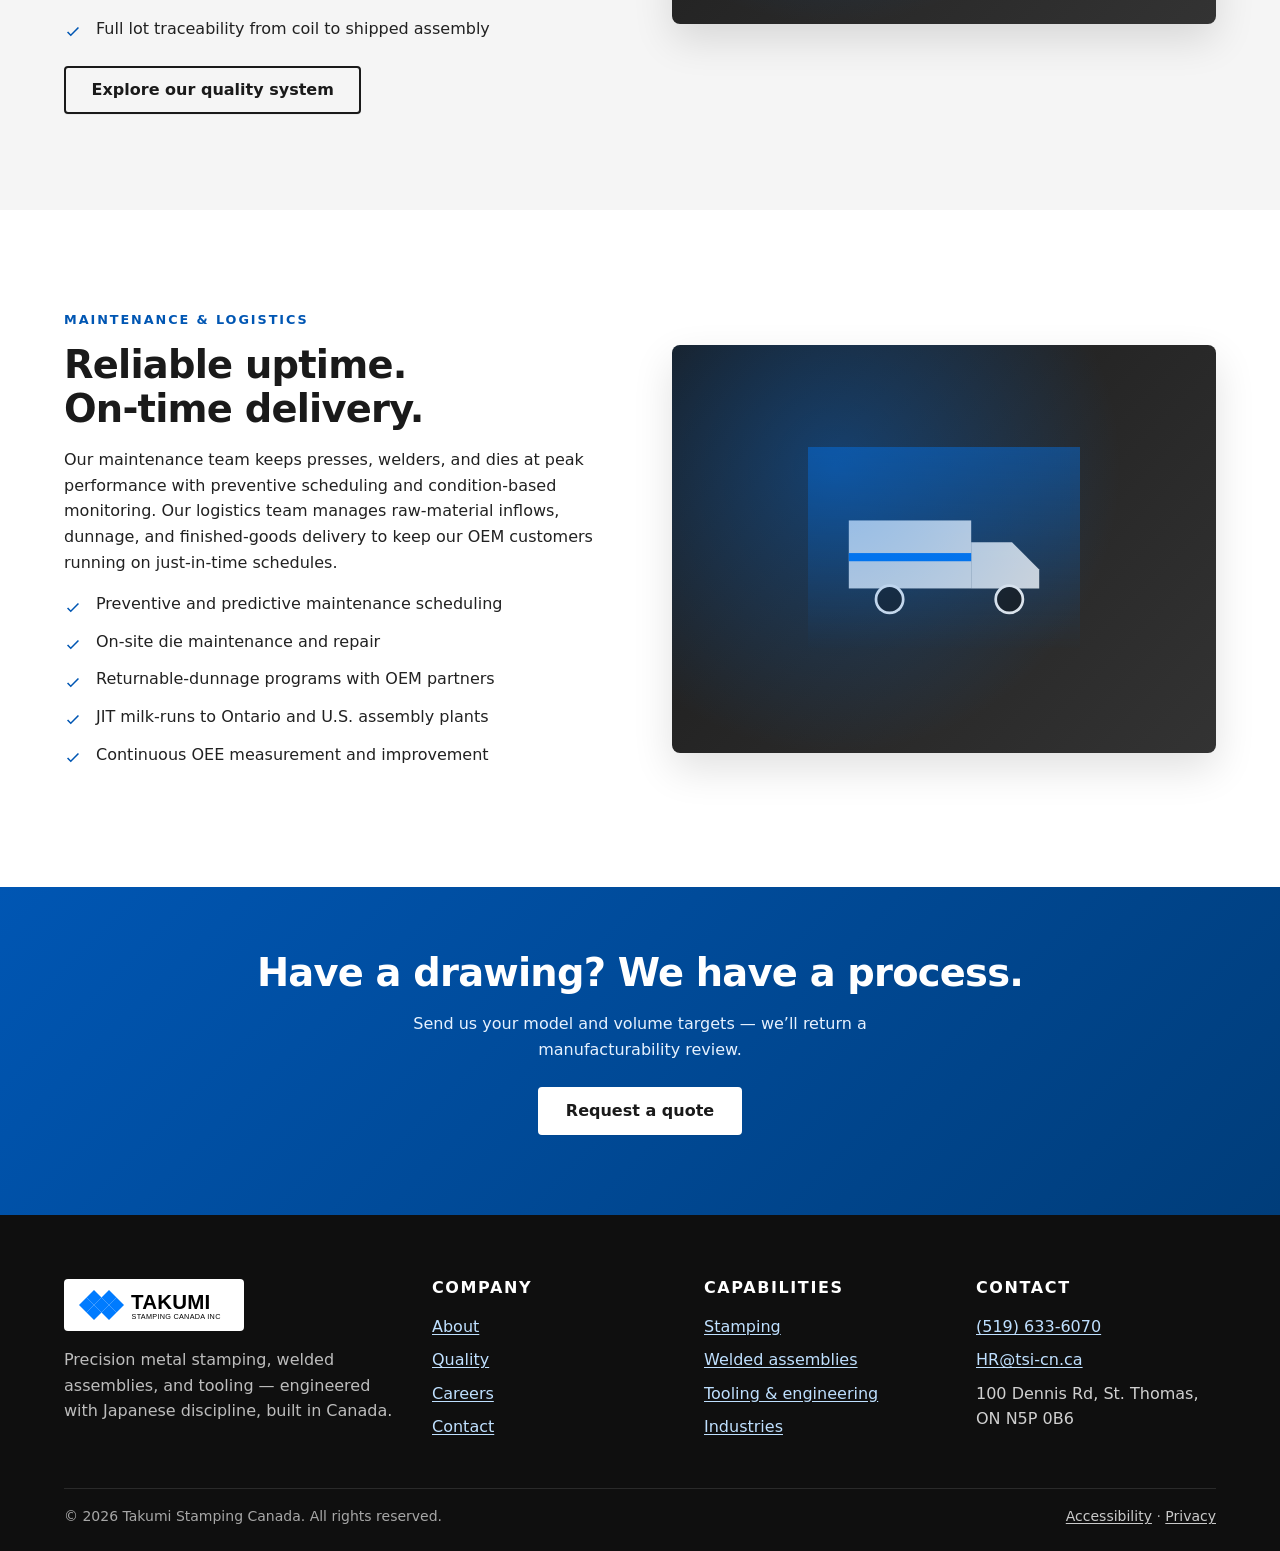
<file: capabilities.html>
<!doctype html>
<html lang="en">
<head>
  <meta charset="utf-8">
  <meta name="viewport" content="width=device-width, initial-scale=1">
  <title>Capabilities — Takumi Stamping Canada</title>
  <meta name="description" content="Stamping, welded assemblies, and tooling capabilities at Takumi Stamping Canada — progressive and transfer presses, robotic welding, and in-house die build.">
  <meta name="theme-color" content="#007BFF">
  <link rel="icon" type="image/svg+xml" href="/assets/img/logo.svg">
  <link rel="stylesheet" href="/assets/css/styles.css">
  <link rel="canonical" href="https://takumistampingcanada.ca/capabilities.html">
</head>
<body>
  <a class="skip-link" href="#main">Skip to main content</a>

  <header class="site-header" role="banner">
    <div class="container site-header__inner">
      <a class="site-logo" href="/" aria-label="Takumi Stamping Canada — home">
        <img src="/assets/img/logo.svg" alt="Takumi Stamping Canada">
      </a>
      <button class="nav-toggle" type="button" aria-expanded="false" aria-controls="primary-nav">
        <span class="nav-toggle__bars" aria-hidden="true"><span></span><span></span><span></span></span>
        <span>Menu</span>
      </button>
      <nav id="primary-nav" class="primary-nav" aria-label="Primary">
        <ul>
          <li><a href="/">Home</a></li>
          <li><a href="/about.html">About</a></li>
          <li><a href="/capabilities.html" aria-current="page">Capabilities</a></li>
          <li><a href="/quality.html">Quality</a></li>
          <li><a href="/industries.html">Industries</a></li>
          <li><a href="/careers.html">Careers</a></li>
          <li><a href="/contact.html">Contact</a></li>
        </ul>
      </nav>
    </div>
  </header>

  <main id="main">
    <section class="page-header" aria-labelledby="page-heading">
      <div class="container">
        <span class="eyebrow" style="color:#9ccbff;">Capabilities</span>
        <h1 id="page-heading">Tool. Stamp. Weld. Inspect. Ship.</h1>
        <p>Stamping, welding, quality, maintenance, and logistics &mdash; five integrated departments working on one production floor under a single quality system.</p>
      </div>
    </section>

    <nav class="breadcrumb" aria-label="Breadcrumb">
      <div class="container">
        <ol>
          <li><a href="/">Home</a></li>
          <li aria-current="page">Capabilities</li>
        </ol>
      </div>
    </nav>

    <section class="section section--tight" aria-label="Capability overview">
      <div class="container">
        <ul class="cap-jump" role="list" aria-label="Jump to">
          <li><a href="#stamping">Stamping</a></li>
          <li><a href="#welding">Welding</a></li>
          <li><a href="#tooling">Tooling</a></li>
          <li><a href="#quality">Quality</a></li>
          <li><a href="#logistics">Logistics</a></li>
        </ul>
      </div>
    </section>

    <section id="stamping" class="section" aria-labelledby="stamping-heading">
      <div class="container split">
        <div>
          <span class="eyebrow">Stamping department</span>
          <h2 id="stamping-heading">Progressive &amp; transfer stamping</h2>
          <p>Our press line handles coiled steel and a wide range of gauges, with flexible stamping capability across tonnages to suit small brackets and mid-size structural components alike. Stamping cells are equipped with in-die sensors, servo feeders, and automated part handling for repeatable, high-volume output.</p>
          <ul class="check-list">
            <li>Flexible stamping line with a broad press-tonnage range</li>
            <li>Coiled-steel processing with automated feed</li>
            <li>Material capability: mild, HSS, AHSS, stainless, and aluminum</li>
            <li>In-die sensors with electronic die protection</li>
            <li>Automated scrap and part conveyance</li>
            <li>Full traceability from coil to stamped blank</li>
          </ul>
        </div>
        <div class="split__image" aria-hidden="true">
          <svg viewBox="0 0 200 150" xmlns="http://www.w3.org/2000/svg" aria-hidden="true">
            <defs>
              <linearGradient id="stampBg" x1="0" x2="0" y1="0" y2="1">
                <stop offset="0" stop-color="#007BFF" stop-opacity="0.45"/>
                <stop offset="1" stop-color="#007BFF" stop-opacity="0"/>
              </linearGradient>
            </defs>
            <rect x="0" y="0" width="200" height="150" fill="url(#stampBg)"/>
            <g stroke="#ffffff" stroke-width="2" fill="none" stroke-linecap="round">
              <!-- Press bed and crown -->
              <rect x="30" y="20" width="140" height="22" rx="2" fill="#ffffff" stroke="none" opacity="0.9"/>
              <rect x="30" y="108" width="140" height="22" rx="2" fill="#ffffff" stroke="none" opacity="0.9"/>
              <!-- Ram arrow -->
              <path d="M100 52 L100 96" stroke="#007BFF" stroke-width="8"/>
              <path d="M92 88 L100 98 L108 88" stroke="#007BFF" stroke-width="6" fill="none"/>
              <!-- Coil strip -->
              <path d="M38 74 L162 74 M38 82 L162 82"/>
            </g>
          </svg>
        </div>
      </div>
    </section>

    <section id="welding" class="section section--alt" aria-labelledby="welding-heading">
      <div class="container split">
        <div class="split__image" aria-hidden="true" style="order:-1;">
          <svg viewBox="0 0 200 150" xmlns="http://www.w3.org/2000/svg" aria-hidden="true">
            <defs>
              <radialGradient id="sparkGrad" cx="50%" cy="50%" r="50%">
                <stop offset="0" stop-color="#ffb23a"/>
                <stop offset="0.5" stop-color="#007BFF"/>
                <stop offset="1" stop-color="#007BFF" stop-opacity="0"/>
              </radialGradient>
            </defs>
            <rect x="0" y="0" width="200" height="150" fill="#1a1a1a"/>
            <g stroke="#ffffff" stroke-width="2" fill="none" stroke-linecap="round">
              <!-- Robot arm -->
              <circle cx="50" cy="60" r="12" fill="#ffffff" stroke="none"/>
              <path d="M50 60 L110 80 L150 100" stroke-width="5"/>
              <!-- Spark at weld -->
              <circle cx="150" cy="100" r="22" fill="url(#sparkGrad)" stroke="none"/>
              <circle cx="150" cy="100" r="4" fill="#ffffff" stroke="none"/>
              <!-- Workpiece -->
              <path d="M120 118 L180 118 L180 130 L120 130 Z" fill="#ffffff" stroke="none" opacity="0.85"/>
            </g>
          </svg>
        </div>
        <div>
          <span class="eyebrow">Welding department</span>
          <h2 id="welding-heading">Robotic &amp; precision welding</h2>
          <p>Our welding cells combine robotic and manual processes with vision-verified locating fixtures. Every safety-critical joint is monitored with weld-current data capture for full traceability.</p>
          <ul class="check-list">
            <li>Robotic <strong>MIG, spot, projection, arc, and TIG</strong> welding</li>
            <li>Vision-verified part location</li>
            <li>Weld-current data capture and SPC</li>
            <li>Integrated leak-test and functional-test stations</li>
            <li>Manual cells for prototype and low-volume programs</li>
            <li>Full-assembly traceability to component lot</li>
          </ul>
        </div>
      </div>
    </section>

    <section id="tooling" class="section" aria-labelledby="tooling-heading">
      <div class="container split">
        <div>
          <span class="eyebrow">Tooling &amp; engineering</span>
          <h2 id="tooling-heading">In-house die build and program management</h2>
          <p>Our tool room designs, builds, tries out, and maintains our own dies. That short feedback loop means faster iteration, better-behaved tools, and fewer surprises on Day&nbsp;1 of production.</p>
          <ul class="check-list">
            <li>Die design with formability and springback simulation</li>
            <li>Progressive, transfer, and line dies</li>
            <li>Full APQP &amp; PPAP documentation</li>
            <li>FMEA-driven process design</li>
            <li>On-site tryout presses and CMM validation</li>
          </ul>
        </div>
        <div class="split__image" aria-hidden="true">
          <svg viewBox="0 0 200 150" xmlns="http://www.w3.org/2000/svg" aria-hidden="true">
            <defs>
              <linearGradient id="toolBg" x1="0" x2="1" y1="0" y2="1">
                <stop offset="0" stop-color="#1a1a1a"/>
                <stop offset="1" stop-color="#0a1e3a"/>
              </linearGradient>
            </defs>
            <rect x="0" y="0" width="200" height="150" fill="url(#toolBg)"/>
            <g stroke="#ffffff" stroke-width="2" fill="none" stroke-linecap="round">
              <!-- Precision calliper -->
              <rect x="30" y="60" width="140" height="10" rx="2"/>
              <rect x="56" y="50" width="10" height="30" fill="#ffffff" stroke="none"/>
              <rect x="140" y="50" width="10" height="30" fill="#ffffff" stroke="none"/>
              <path d="M30 92 L170 92" stroke-dasharray="4 4"/>
              <!-- Dimension arrows -->
              <path d="M56 104 L150 104"/>
              <path d="M56 100 L56 108 M150 100 L150 108" stroke="#007BFF"/>
            </g>
          </svg>
        </div>
      </div>
    </section>

    <section id="quality" class="section section--alt" aria-labelledby="cap-quality-heading">
      <div class="container split">
        <div>
          <span class="eyebrow">Quality department</span>
          <h2 id="cap-quality-heading">Measurement, traceability, and discipline.</h2>
          <p>Our quality team works from first-piece approval through last-piece sign-off on every shift. Temperature-controlled metrology, Six&nbsp;Sigma process controls, and full lot traceability mean problems are caught &mdash; and prevented &mdash; at the source.</p>
          <ul class="check-list">
            <li>IATF&nbsp;16949-aligned quality management system</li>
            <li>Temperature-controlled CMM with full GD&amp;T reporting</li>
            <li>3D optical (blue-light) scanning for complex surfaces</li>
            <li>Functional leak, torque, and load-bearing validation</li>
            <li>DMAIC and Six&nbsp;Sigma process-improvement program</li>
            <li>Full lot traceability from coil to shipped assembly</li>
          </ul>
          <a class="btn btn--secondary" href="/quality.html">Explore our quality system</a>
        </div>
        <div class="split__image" aria-hidden="true">
          <svg viewBox="0 0 200 150" xmlns="http://www.w3.org/2000/svg" aria-hidden="true">
            <rect x="0" y="0" width="200" height="150" fill="#1a1a1a"/>
            <g stroke="#ffffff" stroke-width="2" fill="none" stroke-linecap="round">
              <!-- CMM gantry -->
              <rect x="30" y="30" width="140" height="10"/>
              <path d="M50 40 L50 110 M150 40 L150 110"/>
              <!-- Probe -->
              <rect x="94" y="40" width="12" height="40" fill="#ffffff" stroke="none"/>
              <circle cx="100" cy="92" r="6" fill="#007BFF" stroke="none"/>
              <!-- Table -->
              <rect x="30" y="112" width="140" height="12" fill="#ffffff" stroke="none" opacity="0.8"/>
              <!-- Part -->
              <rect x="70" y="100" width="60" height="12" fill="#ffffff" stroke="none" opacity="0.55"/>
            </g>
          </svg>
        </div>
      </div>
    </section>

    <section id="logistics" class="section" aria-labelledby="logistics-heading">
      <div class="container split">
        <div>
          <span class="eyebrow">Maintenance &amp; logistics</span>
          <h2 id="logistics-heading">Reliable uptime. On-time delivery.</h2>
          <p>Our maintenance team keeps presses, welders, and dies at peak performance with preventive scheduling and condition-based monitoring. Our logistics team manages raw-material inflows, dunnage, and finished-goods delivery to keep our OEM customers running on just-in-time schedules.</p>
          <ul class="check-list">
            <li>Preventive and predictive maintenance scheduling</li>
            <li>On-site die maintenance and repair</li>
            <li>Returnable-dunnage programs with OEM partners</li>
            <li>JIT milk-runs to Ontario and U.S. assembly plants</li>
            <li>Continuous OEE measurement and improvement</li>
          </ul>
        </div>
        <div class="split__image" aria-hidden="true">
          <svg viewBox="0 0 200 150" xmlns="http://www.w3.org/2000/svg" aria-hidden="true">
            <defs>
              <linearGradient id="logiBg" x1="0" x2="0" y1="0" y2="1">
                <stop offset="0" stop-color="#007BFF" stop-opacity="0.45"/>
                <stop offset="1" stop-color="#007BFF" stop-opacity="0"/>
              </linearGradient>
            </defs>
            <rect x="0" y="0" width="200" height="150" fill="url(#logiBg)"/>
            <g stroke="#ffffff" stroke-width="2" fill="none" stroke-linecap="round">
              <!-- Truck silhouette -->
              <rect x="30" y="54" width="90" height="50" fill="#ffffff" stroke="none" opacity="0.9"/>
              <path d="M120 70 L150 70 L170 90 L170 104 L120 104 Z" fill="#ffffff" stroke="none" opacity="0.9"/>
              <circle cx="60" cy="112" r="10" fill="#1a1a1a" stroke="#ffffff"/>
              <circle cx="148" cy="112" r="10" fill="#1a1a1a" stroke="#ffffff"/>
              <!-- Takumi red accent stripe -->
              <rect x="30" y="78" width="90" height="6" fill="#007BFF" stroke="none"/>
            </g>
          </svg>
        </div>
      </div>
    </section>

    <section class="cta-band" aria-labelledby="cta-heading">
      <div class="container">
        <h2 id="cta-heading">Have a drawing? We have a process.</h2>
        <p>Send us your model and volume targets &mdash; we&rsquo;ll return a manufacturability review.</p>
        <p style="margin-top: var(--space-5);"><a class="btn btn--inverse" href="/contact.html">Request a quote</a></p>
      </div>
    </section>
  </main>

  <footer class="site-footer" role="contentinfo">
    <div class="container">
      <div class="footer-grid">
        <div class="footer-brand">
          <img src="/assets/img/logo.svg" alt="Takumi Stamping Canada">
          <p>Precision metal stamping, welded assemblies, and tooling &mdash; engineered with Japanese discipline, built in Canada.</p>
        </div>
        <nav aria-label="Footer — company">
          <h3>Company</h3>
          <ul>
            <li><a href="/about.html">About</a></li>
            <li><a href="/quality.html">Quality</a></li>
            <li><a href="/careers.html">Careers</a></li>
            <li><a href="/contact.html">Contact</a></li>
          </ul>
        </nav>
        <nav aria-label="Footer — capabilities">
          <h3>Capabilities</h3>
          <ul>
            <li><a href="/capabilities.html#stamping">Stamping</a></li>
            <li><a href="/capabilities.html#welding">Welded assemblies</a></li>
            <li><a href="/capabilities.html#tooling">Tooling &amp; engineering</a></li>
            <li><a href="/industries.html">Industries</a></li>
          </ul>
        </nav>
        <div>
          <h3>Contact</h3>
          <ul>
            <li><a href="tel:+15196336070">(519) 633-6070</a></li>
            <li><a href="mailto:HR@tsi-cn.ca">HR@tsi-cn.ca</a></li>
            <li>100 Dennis Rd, St. Thomas, ON N5P 0B6</li>
          </ul>
        </div>
      </div>
      <div class="footer-legal">
        <span>&copy; <span id="year">2026</span> Takumi Stamping Canada. All rights reserved.</span>
        <span><a href="/accessibility.html">Accessibility</a> &middot; <a href="/privacy.html">Privacy</a></span>
      </div>
    </div>
  </footer>

  <script src="/assets/js/main.js" defer></script>
</body>
</html>
</file>
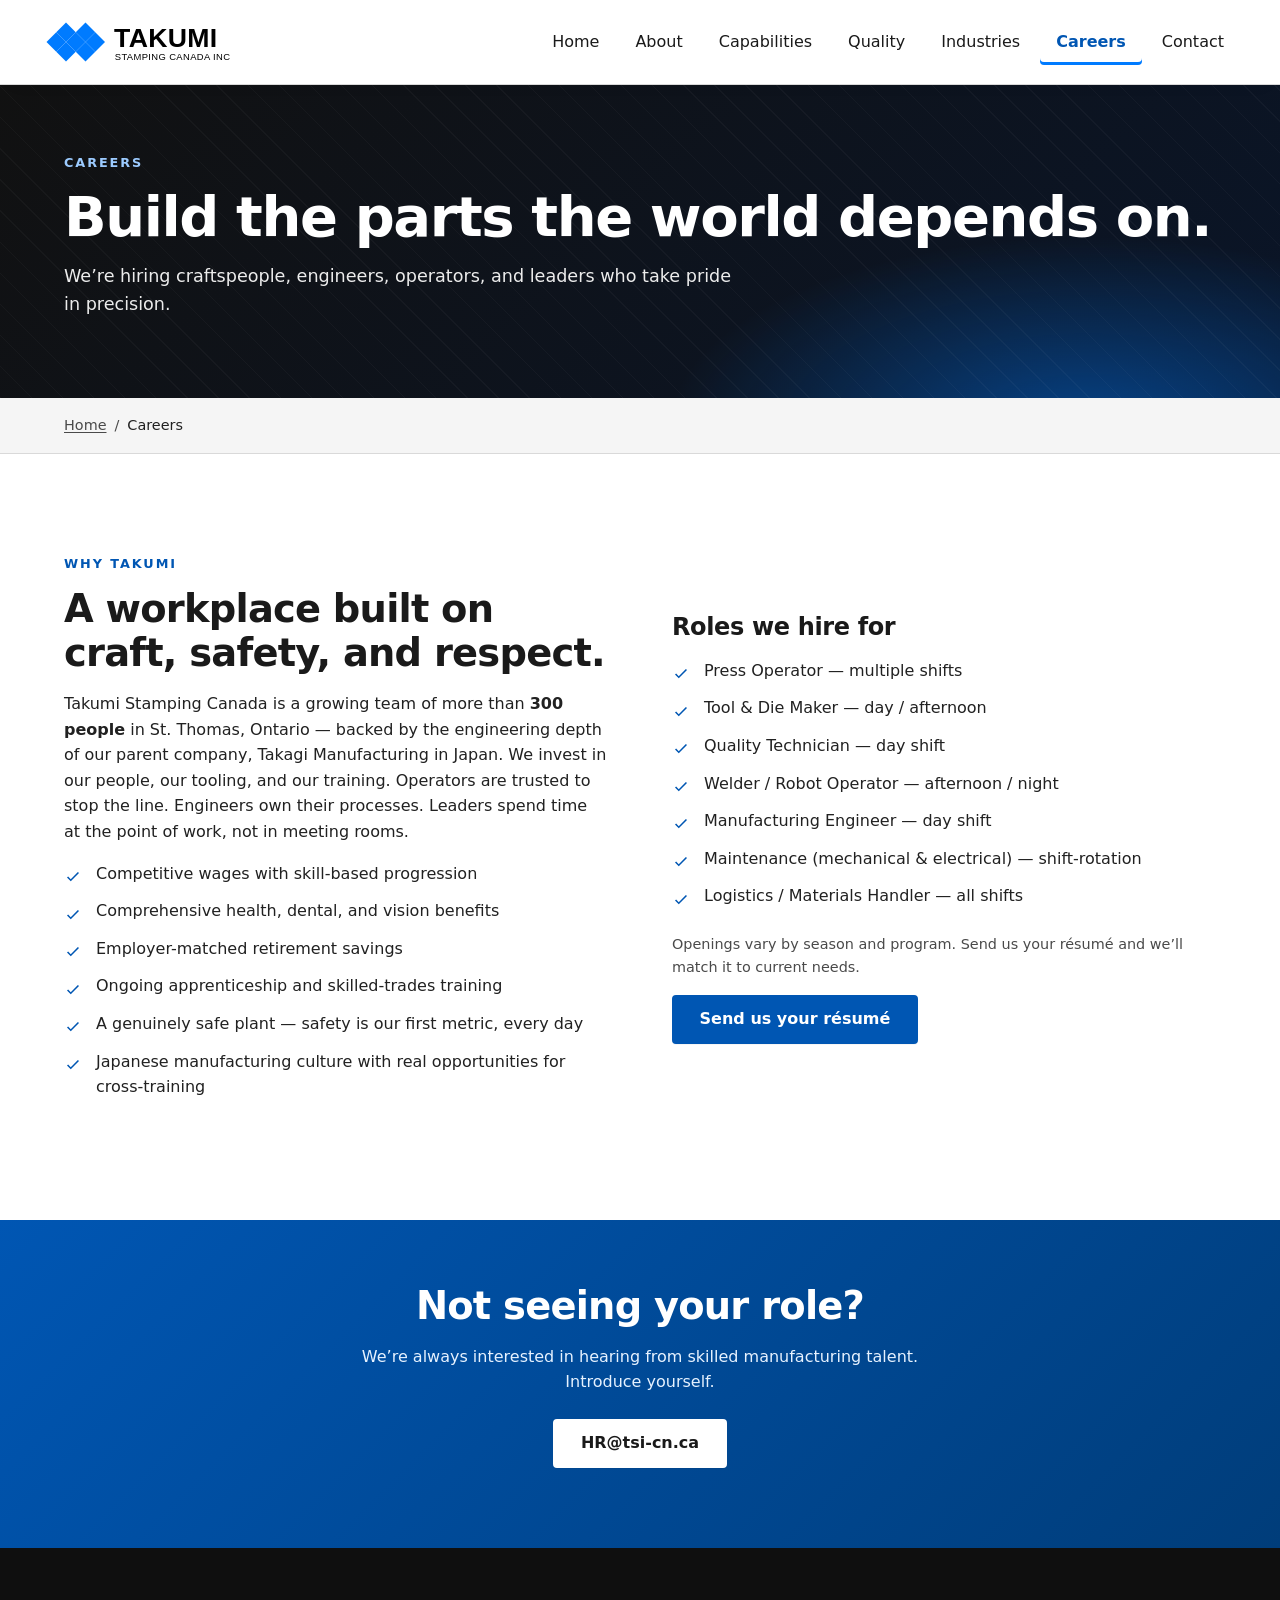
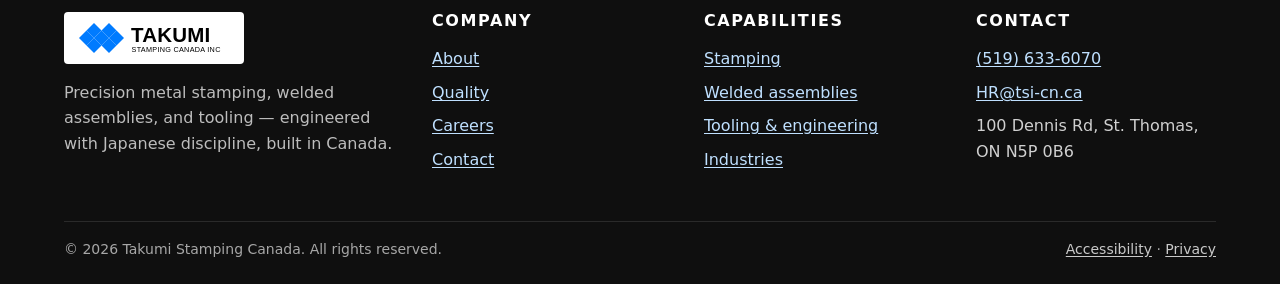
<file: careers.html>
<!doctype html>
<html lang="en">
<head>
  <meta charset="utf-8">
  <meta name="viewport" content="width=device-width, initial-scale=1">
  <title>Careers — Takumi Stamping Canada</title>
  <meta name="description" content="Careers at Takumi Stamping Canada — join a team of craftspeople, engineers, and operators building precision parts for the world's leading manufacturers.">
  <meta name="theme-color" content="#007BFF">
  <link rel="icon" type="image/svg+xml" href="/assets/img/logo.svg">
  <link rel="stylesheet" href="/assets/css/styles.css">
  <link rel="canonical" href="https://takumistampingcanada.ca/careers.html">
</head>
<body>
  <a class="skip-link" href="#main">Skip to main content</a>

  <header class="site-header" role="banner">
    <div class="container site-header__inner">
      <a class="site-logo" href="/" aria-label="Takumi Stamping Canada — home">
        <img src="/assets/img/logo.svg" alt="Takumi Stamping Canada">
      </a>
      <button class="nav-toggle" type="button" aria-expanded="false" aria-controls="primary-nav">
        <span class="nav-toggle__bars" aria-hidden="true"><span></span><span></span><span></span></span>
        <span>Menu</span>
      </button>
      <nav id="primary-nav" class="primary-nav" aria-label="Primary">
        <ul>
          <li><a href="/">Home</a></li>
          <li><a href="/about.html">About</a></li>
          <li><a href="/capabilities.html">Capabilities</a></li>
          <li><a href="/quality.html">Quality</a></li>
          <li><a href="/industries.html">Industries</a></li>
          <li><a href="/careers.html" aria-current="page">Careers</a></li>
          <li><a href="/contact.html">Contact</a></li>
        </ul>
      </nav>
    </div>
  </header>

  <main id="main">
    <section class="page-header" aria-labelledby="page-heading">
      <div class="container">
        <span class="eyebrow" style="color:#9ccbff;">Careers</span>
        <h1 id="page-heading">Build the parts the world depends on.</h1>
        <p>We&rsquo;re hiring craftspeople, engineers, operators, and leaders who take pride in precision.</p>
      </div>
    </section>

    <nav class="breadcrumb" aria-label="Breadcrumb">
      <div class="container">
        <ol>
          <li><a href="/">Home</a></li>
          <li aria-current="page">Careers</li>
        </ol>
      </div>
    </nav>

    <section class="section" aria-labelledby="why-heading">
      <div class="container split">
        <div>
          <span class="eyebrow">Why Takumi</span>
          <h2 id="why-heading">A workplace built on craft, safety, and respect.</h2>
          <p>Takumi Stamping Canada is a growing team of more than <strong>300 people</strong> in St.&nbsp;Thomas, Ontario &mdash; backed by the engineering depth of our parent company, Takagi Manufacturing in Japan. We invest in our people, our tooling, and our training. Operators are trusted to stop the line. Engineers own their processes. Leaders spend time at the point of work, not in meeting rooms.</p>
          <ul class="check-list">
            <li>Competitive wages with skill-based progression</li>
            <li>Comprehensive health, dental, and vision benefits</li>
            <li>Employer-matched retirement savings</li>
            <li>Ongoing apprenticeship and skilled-trades training</li>
            <li>A genuinely safe plant &mdash; safety is our first metric, every day</li>
            <li>Japanese manufacturing culture with real opportunities for cross-training</li>
          </ul>
        </div>
        <div>
          <h3>Roles we hire for</h3>
          <ul class="check-list">
            <li>Press Operator &mdash; multiple shifts</li>
            <li>Tool &amp; Die Maker &mdash; day / afternoon</li>
            <li>Quality Technician &mdash; day shift</li>
            <li>Welder / Robot Operator &mdash; afternoon / night</li>
            <li>Manufacturing Engineer &mdash; day shift</li>
            <li>Maintenance (mechanical &amp; electrical) &mdash; shift-rotation</li>
            <li>Logistics / Materials Handler &mdash; all shifts</li>
          </ul>
          <p class="hint" style="font-size: 0.9rem; color: var(--color-muted);">Openings vary by season and program. Send us your résumé and we&rsquo;ll match it to current needs.</p>
          <p style="margin-top: var(--space-4);"><a class="btn btn--primary" href="mailto:HR@tsi-cn.ca?subject=Careers%20enquiry">Send us your résumé</a></p>
        </div>
      </div>
    </section>

    <section class="cta-band" aria-labelledby="cta-heading">
      <div class="container">
        <h2 id="cta-heading">Not seeing your role?</h2>
        <p>We&rsquo;re always interested in hearing from skilled manufacturing talent. Introduce yourself.</p>
        <p style="margin-top: var(--space-5);"><a class="btn btn--inverse" href="mailto:HR@tsi-cn.ca">HR@tsi-cn.ca</a></p>
      </div>
    </section>
  </main>

  <footer class="site-footer" role="contentinfo">
    <div class="container">
      <div class="footer-grid">
        <div class="footer-brand">
          <img src="/assets/img/logo.svg" alt="Takumi Stamping Canada">
          <p>Precision metal stamping, welded assemblies, and tooling &mdash; engineered with Japanese discipline, built in Canada.</p>
        </div>
        <nav aria-label="Footer — company">
          <h3>Company</h3>
          <ul>
            <li><a href="/about.html">About</a></li>
            <li><a href="/quality.html">Quality</a></li>
            <li><a href="/careers.html">Careers</a></li>
            <li><a href="/contact.html">Contact</a></li>
          </ul>
        </nav>
        <nav aria-label="Footer — capabilities">
          <h3>Capabilities</h3>
          <ul>
            <li><a href="/capabilities.html#stamping">Stamping</a></li>
            <li><a href="/capabilities.html#welding">Welded assemblies</a></li>
            <li><a href="/capabilities.html#tooling">Tooling &amp; engineering</a></li>
            <li><a href="/industries.html">Industries</a></li>
          </ul>
        </nav>
        <div>
          <h3>Contact</h3>
          <ul>
            <li><a href="tel:+15196336070">(519) 633-6070</a></li>
            <li><a href="mailto:HR@tsi-cn.ca">HR@tsi-cn.ca</a></li>
            <li>100 Dennis Rd, St. Thomas, ON N5P 0B6</li>
          </ul>
        </div>
      </div>
      <div class="footer-legal">
        <span>&copy; <span id="year">2026</span> Takumi Stamping Canada. All rights reserved.</span>
        <span><a href="/accessibility.html">Accessibility</a> &middot; <a href="/privacy.html">Privacy</a></span>
      </div>
    </div>
  </footer>

  <script src="/assets/js/main.js" defer></script>
</body>
</html>
</file>
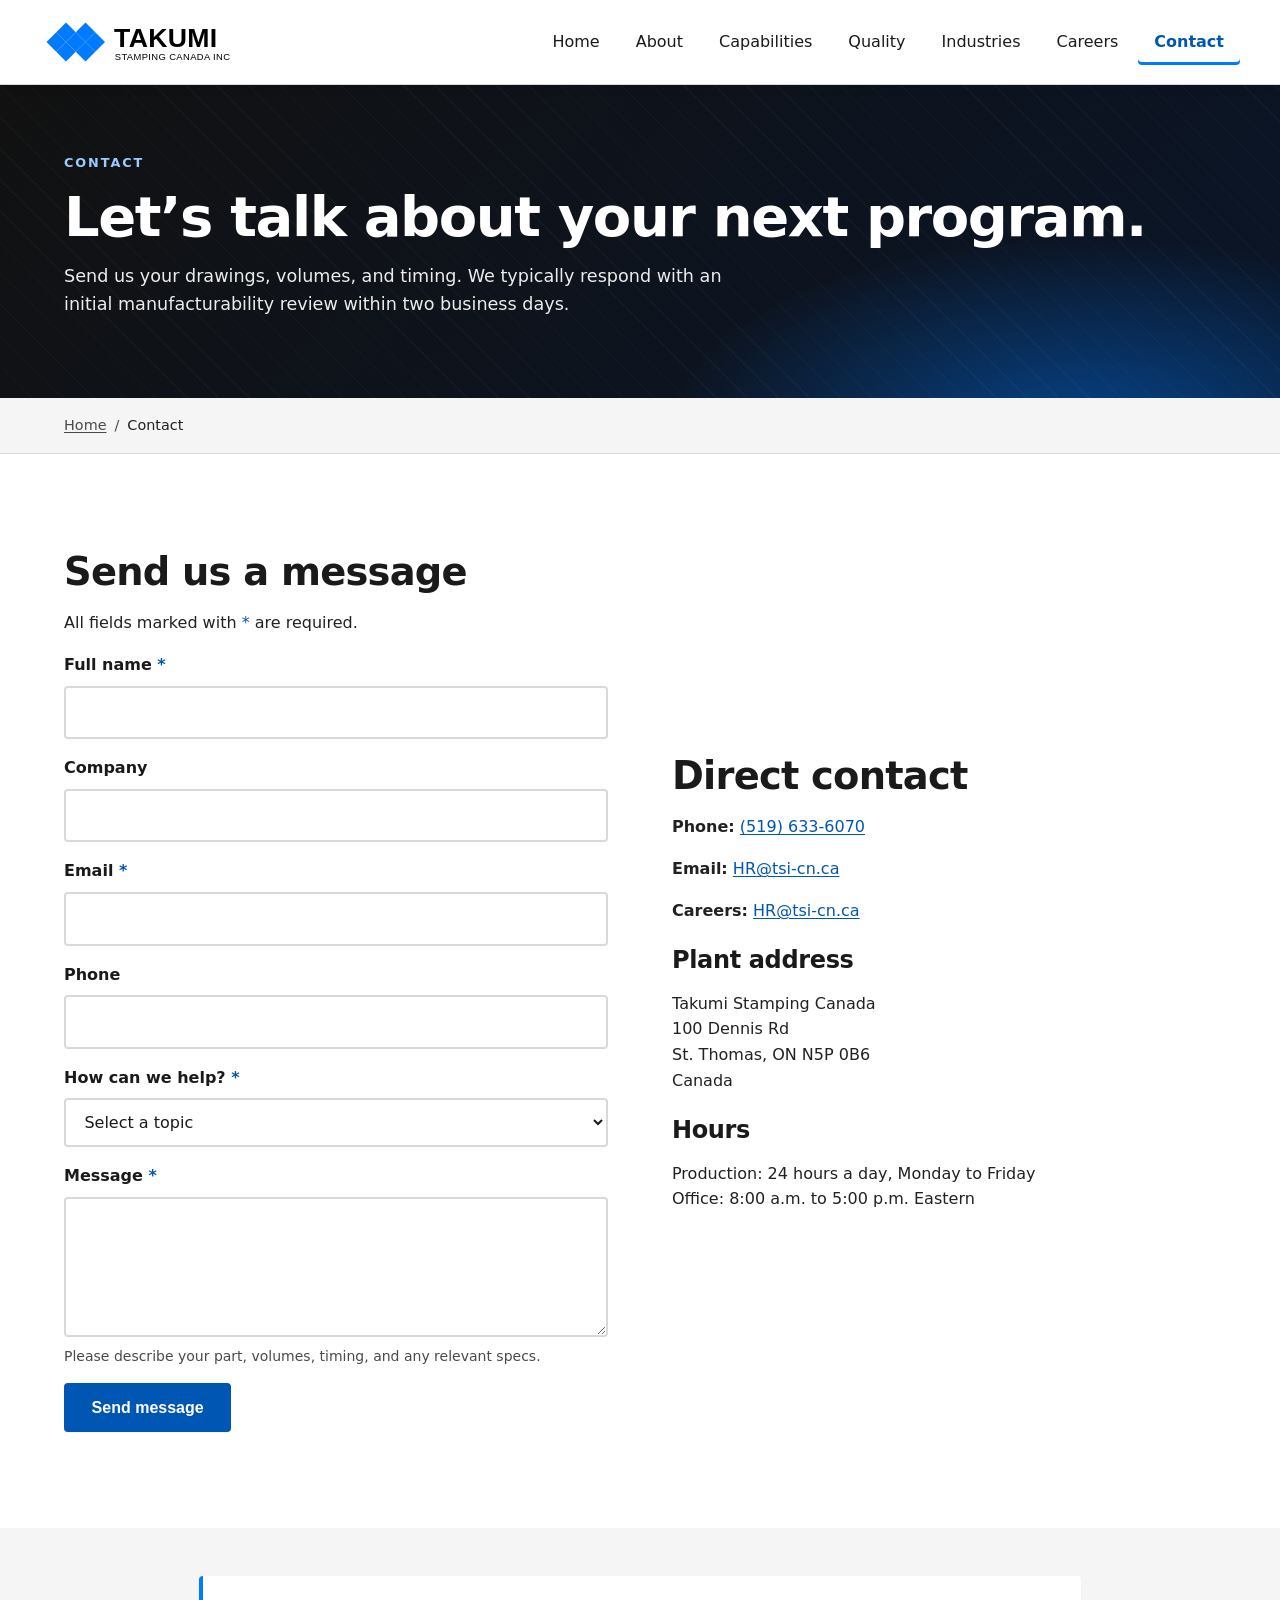
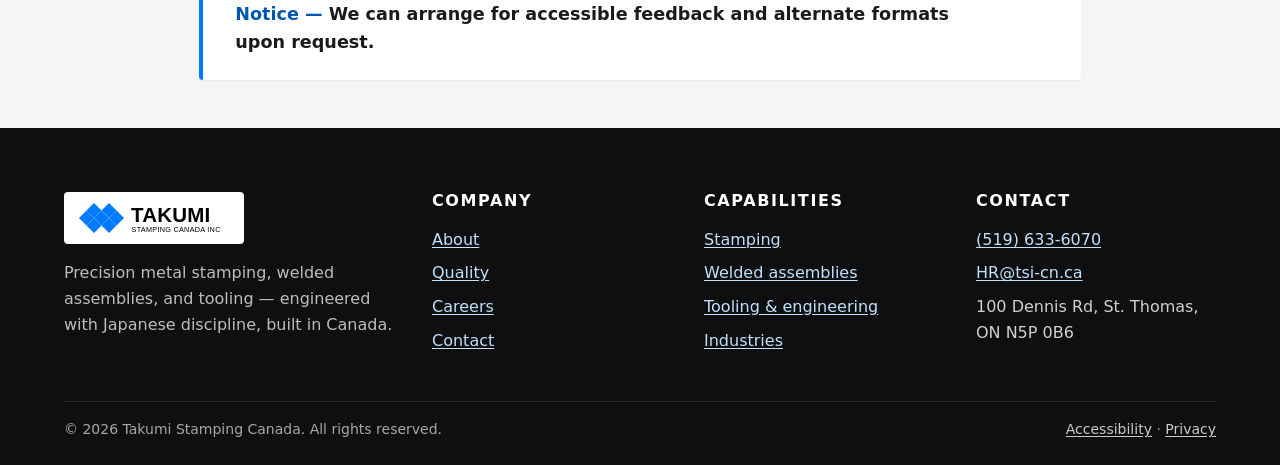
<file: contact.html>
<!doctype html>
<html lang="en">
<head>
  <meta charset="utf-8">
  <meta name="viewport" content="width=device-width, initial-scale=1">
  <title>Contact — Takumi Stamping Canada</title>
  <meta name="description" content="Contact Takumi Stamping Canada — request a quote, schedule a plant visit, or speak with our engineering team.">
  <meta name="theme-color" content="#007BFF">
  <link rel="icon" type="image/svg+xml" href="/assets/img/logo.svg">
  <link rel="stylesheet" href="/assets/css/styles.css">
  <link rel="canonical" href="https://takumistampingcanada.ca/contact.html">
</head>
<body>
  <a class="skip-link" href="#main">Skip to main content</a>

  <header class="site-header" role="banner">
    <div class="container site-header__inner">
      <a class="site-logo" href="/" aria-label="Takumi Stamping Canada — home">
        <img src="/assets/img/logo.svg" alt="Takumi Stamping Canada">
      </a>
      <button class="nav-toggle" type="button" aria-expanded="false" aria-controls="primary-nav">
        <span class="nav-toggle__bars" aria-hidden="true"><span></span><span></span><span></span></span>
        <span>Menu</span>
      </button>
      <nav id="primary-nav" class="primary-nav" aria-label="Primary">
        <ul>
          <li><a href="/">Home</a></li>
          <li><a href="/about.html">About</a></li>
          <li><a href="/capabilities.html">Capabilities</a></li>
          <li><a href="/quality.html">Quality</a></li>
          <li><a href="/industries.html">Industries</a></li>
          <li><a href="/careers.html">Careers</a></li>
          <li><a href="/contact.html" aria-current="page">Contact</a></li>
        </ul>
      </nav>
    </div>
  </header>

  <main id="main">
    <section class="page-header" aria-labelledby="page-heading">
      <div class="container">
        <span class="eyebrow" style="color:#9ccbff;">Contact</span>
        <h1 id="page-heading">Let&rsquo;s talk about your next program.</h1>
        <p>Send us your drawings, volumes, and timing. We typically respond with an initial manufacturability review within two business days.</p>
      </div>
    </section>

    <nav class="breadcrumb" aria-label="Breadcrumb">
      <div class="container">
        <ol>
          <li><a href="/">Home</a></li>
          <li aria-current="page">Contact</li>
        </ol>
      </div>
    </nav>

    <section class="section" aria-labelledby="contact-heading">
      <div class="container split">
        <div>
          <h2 id="contact-heading">Send us a message</h2>
          <p>All fields marked with <span style="color:var(--color-primary-dark);">*</span> are required.</p>
          <form class="form" id="contact-form" novalidate aria-describedby="form-status">
            <div class="field">
              <label for="name">Full name <span class="req" aria-hidden="true">*</span></label>
              <input id="name" name="name" type="text" autocomplete="name" required aria-required="true">
            </div>
            <div class="field">
              <label for="company">Company</label>
              <input id="company" name="company" type="text" autocomplete="organization">
            </div>
            <div class="field">
              <label for="email">Email <span class="req" aria-hidden="true">*</span></label>
              <input id="email" name="email" type="email" autocomplete="email" required aria-required="true">
            </div>
            <div class="field">
              <label for="phone">Phone</label>
              <input id="phone" name="phone" type="tel" autocomplete="tel">
            </div>
            <div class="field">
              <label for="topic">How can we help? <span class="req" aria-hidden="true">*</span></label>
              <select id="topic" name="topic" required aria-required="true">
                <option value="">Select a topic</option>
                <option>Request a quote</option>
                <option>Schedule a plant visit</option>
                <option>Engineering / APQP discussion</option>
                <option>General enquiry</option>
              </select>
            </div>
            <div class="field">
              <label for="message">Message <span class="req" aria-hidden="true">*</span></label>
              <textarea id="message" name="message" required aria-required="true" aria-describedby="message-hint"></textarea>
              <span id="message-hint" class="hint">Please describe your part, volumes, timing, and any relevant specs.</span>
            </div>
            <div>
              <button class="btn btn--primary" type="submit">Send message</button>
            </div>
            <div id="form-status" class="form__status" role="status" aria-live="polite" hidden></div>
          </form>
        </div>
        <div>
          <h2>Direct contact</h2>
          <p><strong>Phone:</strong> <a href="tel:+15196336070">(519) 633-6070</a></p>
          <p><strong>Email:</strong> <a href="mailto:HR@tsi-cn.ca">HR@tsi-cn.ca</a></p>
          <p><strong>Careers:</strong> <a href="mailto:HR@tsi-cn.ca">HR@tsi-cn.ca</a></p>

          <h3 style="margin-top: var(--space-5);">Plant address</h3>
          <address style="font-style: normal;">
            Takumi Stamping Canada<br>
            100 Dennis Rd<br>
            St. Thomas, ON N5P 0B6<br>
            Canada
          </address>

          <h3 style="margin-top: var(--space-5);">Hours</h3>
          <p>Production: 24 hours a day, Monday to Friday<br>Office: 8:00&nbsp;a.m. to 5:00&nbsp;p.m. Eastern</p>
        </div>
      </div>
    </section>

    <section class="section section--tight section--alt" aria-label="Accessibility notice">
      <div class="container">
        <p style="margin: 0 auto; max-width: 72ch; padding: var(--space-5) var(--space-6); background: #fff; border-left: 4px solid var(--color-primary); border-radius: var(--radius-sm); font-size: 1.1rem; font-weight: 600; color: var(--color-ink); box-shadow: var(--shadow-sm);">
          <strong style="color: var(--color-primary-dark);">Notice &mdash;</strong> We can arrange for accessible feedback and alternate formats upon request.
        </p>
      </div>
    </section>
  </main>

  <footer class="site-footer" role="contentinfo">
    <div class="container">
      <div class="footer-grid">
        <div class="footer-brand">
          <img src="/assets/img/logo.svg" alt="Takumi Stamping Canada">
          <p>Precision metal stamping, welded assemblies, and tooling &mdash; engineered with Japanese discipline, built in Canada.</p>
        </div>
        <nav aria-label="Footer — company">
          <h3>Company</h3>
          <ul>
            <li><a href="/about.html">About</a></li>
            <li><a href="/quality.html">Quality</a></li>
            <li><a href="/careers.html">Careers</a></li>
            <li><a href="/contact.html">Contact</a></li>
          </ul>
        </nav>
        <nav aria-label="Footer — capabilities">
          <h3>Capabilities</h3>
          <ul>
            <li><a href="/capabilities.html#stamping">Stamping</a></li>
            <li><a href="/capabilities.html#welding">Welded assemblies</a></li>
            <li><a href="/capabilities.html#tooling">Tooling &amp; engineering</a></li>
            <li><a href="/industries.html">Industries</a></li>
          </ul>
        </nav>
        <div>
          <h3>Contact</h3>
          <ul>
            <li><a href="tel:+15196336070">(519) 633-6070</a></li>
            <li><a href="mailto:HR@tsi-cn.ca">HR@tsi-cn.ca</a></li>
            <li>100 Dennis Rd, St. Thomas, ON N5P 0B6</li>
          </ul>
        </div>
      </div>
      <div class="footer-legal">
        <span>&copy; <span id="year">2026</span> Takumi Stamping Canada. All rights reserved.</span>
        <span><a href="/accessibility.html">Accessibility</a> &middot; <a href="/privacy.html">Privacy</a></span>
      </div>
    </div>
  </footer>

  <script src="/assets/js/main.js" defer></script>
</body>
</html>
</file>
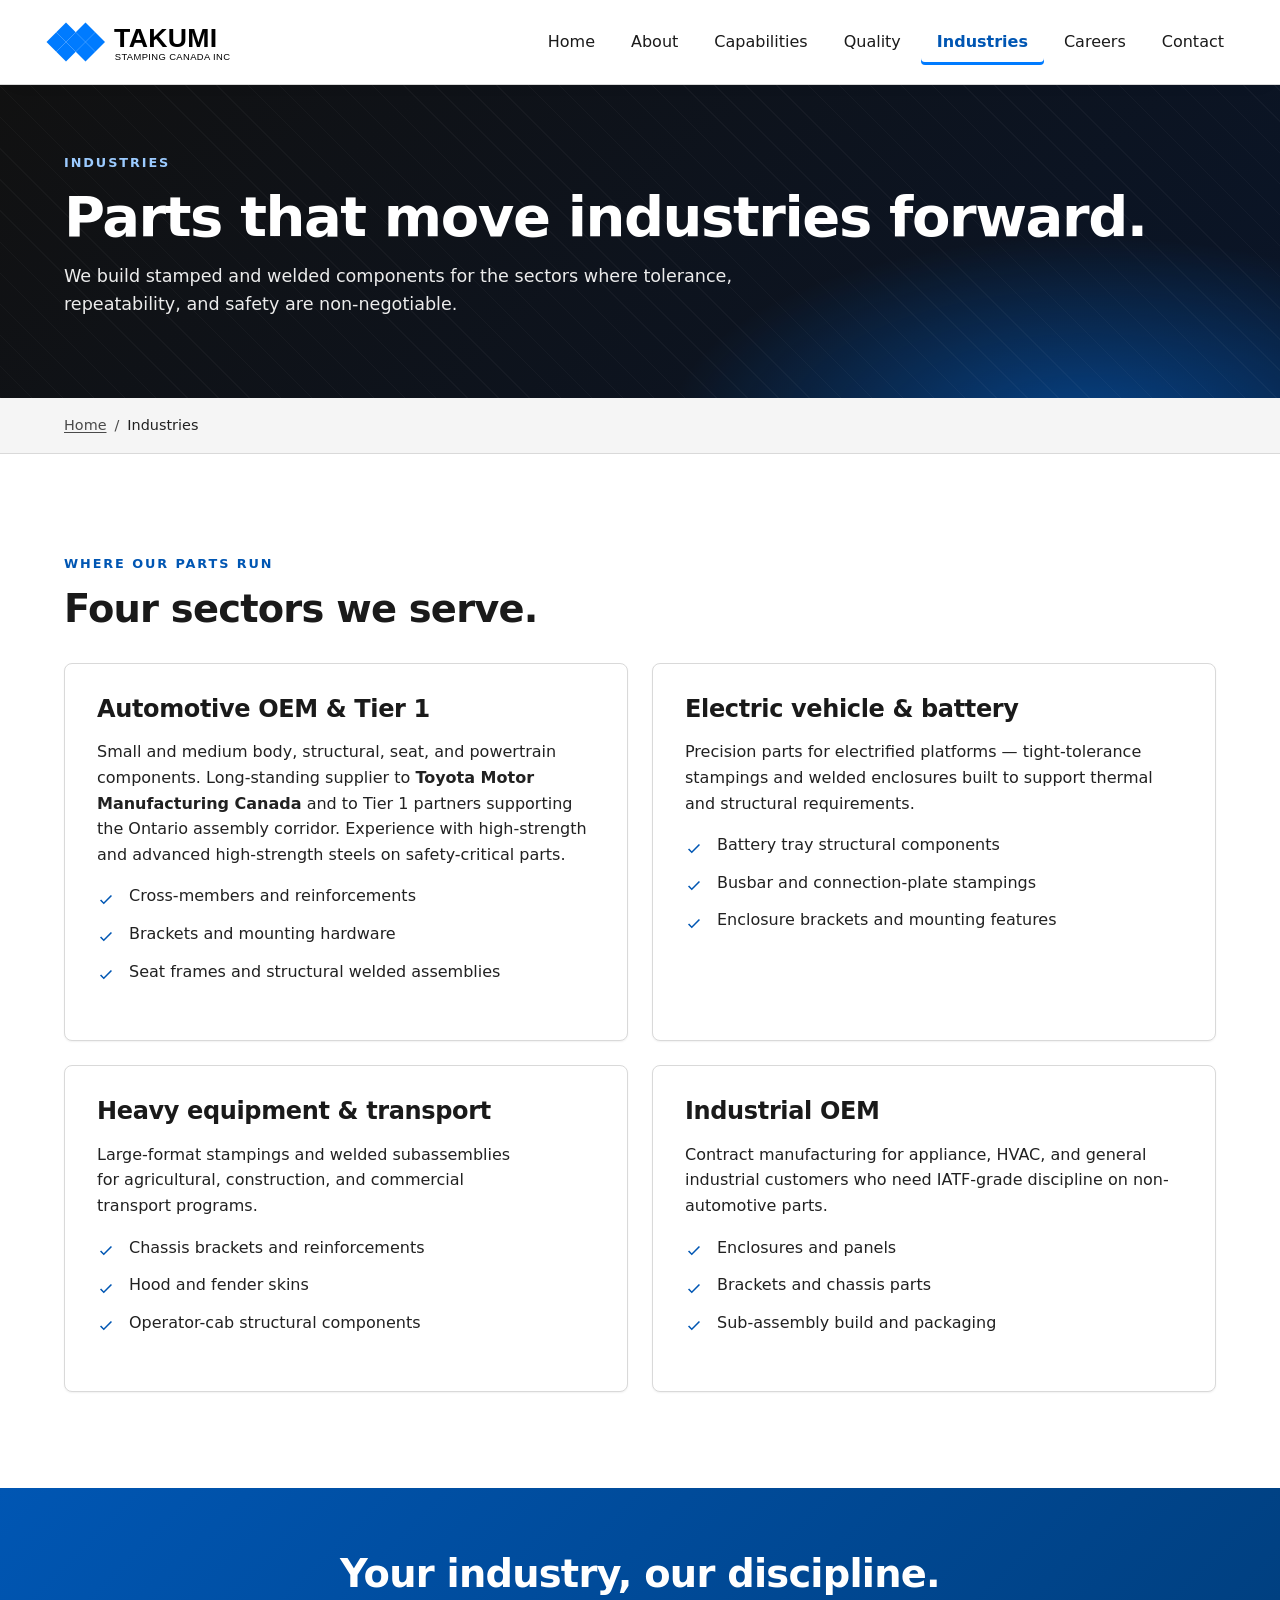
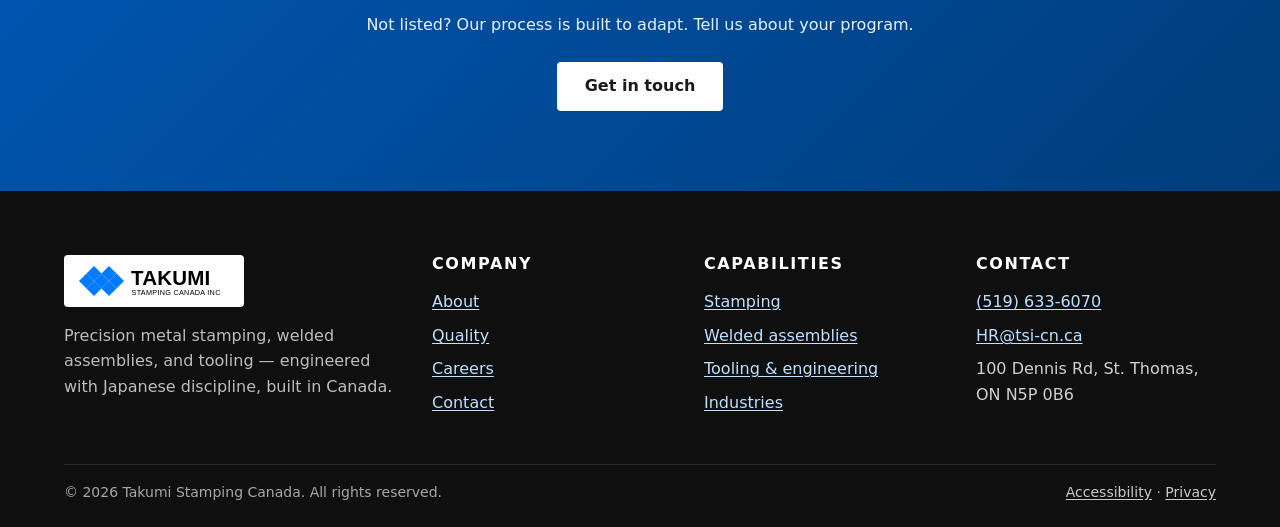
<file: industries.html>
<!doctype html>
<html lang="en">
<head>
  <meta charset="utf-8">
  <meta name="viewport" content="width=device-width, initial-scale=1">
  <title>Industries — Takumi Stamping Canada</title>
  <meta name="description" content="Industries we serve — automotive, EV and battery, heavy equipment, and industrial OEM manufacturing programs.">
  <meta name="theme-color" content="#007BFF">
  <link rel="icon" type="image/svg+xml" href="/assets/img/logo.svg">
  <link rel="stylesheet" href="/assets/css/styles.css">
  <link rel="canonical" href="https://takumistampingcanada.ca/industries.html">
</head>
<body>
  <a class="skip-link" href="#main">Skip to main content</a>

  <header class="site-header" role="banner">
    <div class="container site-header__inner">
      <a class="site-logo" href="/" aria-label="Takumi Stamping Canada — home">
        <img src="/assets/img/logo.svg" alt="Takumi Stamping Canada">
      </a>
      <button class="nav-toggle" type="button" aria-expanded="false" aria-controls="primary-nav">
        <span class="nav-toggle__bars" aria-hidden="true"><span></span><span></span><span></span></span>
        <span>Menu</span>
      </button>
      <nav id="primary-nav" class="primary-nav" aria-label="Primary">
        <ul>
          <li><a href="/">Home</a></li>
          <li><a href="/about.html">About</a></li>
          <li><a href="/capabilities.html">Capabilities</a></li>
          <li><a href="/quality.html">Quality</a></li>
          <li><a href="/industries.html" aria-current="page">Industries</a></li>
          <li><a href="/careers.html">Careers</a></li>
          <li><a href="/contact.html">Contact</a></li>
        </ul>
      </nav>
    </div>
  </header>

  <main id="main">
    <section class="page-header" aria-labelledby="page-heading">
      <div class="container">
        <span class="eyebrow" style="color:#9ccbff;">Industries</span>
        <h1 id="page-heading">Parts that move industries forward.</h1>
        <p>We build stamped and welded components for the sectors where tolerance, repeatability, and safety are non-negotiable.</p>
      </div>
    </section>

    <nav class="breadcrumb" aria-label="Breadcrumb">
      <div class="container">
        <ol>
          <li><a href="/">Home</a></li>
          <li aria-current="page">Industries</li>
        </ol>
      </div>
    </nav>

    <section class="section" aria-labelledby="industries-heading">
      <div class="container">
        <span class="eyebrow">Where our parts run</span>
        <h2 id="industries-heading">Four sectors we serve.</h2>
        <div class="grid grid--2" style="margin-top: var(--space-6);">
          <article class="card">
            <h3>Automotive OEM &amp; Tier&nbsp;1</h3>
            <p>Small and medium body, structural, seat, and powertrain components. Long-standing supplier to <strong>Toyota Motor Manufacturing Canada</strong> and to Tier&nbsp;1 partners supporting the Ontario assembly corridor. Experience with high-strength and advanced high-strength steels on safety-critical parts.</p>
            <ul class="check-list">
              <li>Cross-members and reinforcements</li>
              <li>Brackets and mounting hardware</li>
              <li>Seat frames and structural welded assemblies</li>
            </ul>
          </article>
          <article class="card">
            <h3>Electric vehicle &amp; battery</h3>
            <p>Precision parts for electrified platforms &mdash; tight-tolerance stampings and welded enclosures built to support thermal and structural requirements.</p>
            <ul class="check-list">
              <li>Battery tray structural components</li>
              <li>Busbar and connection-plate stampings</li>
              <li>Enclosure brackets and mounting features</li>
            </ul>
          </article>
          <article class="card">
            <h3>Heavy equipment &amp; transport</h3>
            <p>Large-format stampings and welded subassemblies for agricultural, construction, and commercial transport programs.</p>
            <ul class="check-list">
              <li>Chassis brackets and reinforcements</li>
              <li>Hood and fender skins</li>
              <li>Operator-cab structural components</li>
            </ul>
          </article>
          <article class="card">
            <h3>Industrial OEM</h3>
            <p>Contract manufacturing for appliance, HVAC, and general industrial customers who need IATF-grade discipline on non-automotive parts.</p>
            <ul class="check-list">
              <li>Enclosures and panels</li>
              <li>Brackets and chassis parts</li>
              <li>Sub-assembly build and packaging</li>
            </ul>
          </article>
        </div>
      </div>
    </section>

    <section class="cta-band" aria-labelledby="cta-heading">
      <div class="container">
        <h2 id="cta-heading">Your industry, our discipline.</h2>
        <p>Not listed? Our process is built to adapt. Tell us about your program.</p>
        <p style="margin-top: var(--space-5);"><a class="btn btn--inverse" href="/contact.html">Get in touch</a></p>
      </div>
    </section>
  </main>

  <footer class="site-footer" role="contentinfo">
    <div class="container">
      <div class="footer-grid">
        <div class="footer-brand">
          <img src="/assets/img/logo.svg" alt="Takumi Stamping Canada">
          <p>Precision metal stamping, welded assemblies, and tooling &mdash; engineered with Japanese discipline, built in Canada.</p>
        </div>
        <nav aria-label="Footer — company">
          <h3>Company</h3>
          <ul>
            <li><a href="/about.html">About</a></li>
            <li><a href="/quality.html">Quality</a></li>
            <li><a href="/careers.html">Careers</a></li>
            <li><a href="/contact.html">Contact</a></li>
          </ul>
        </nav>
        <nav aria-label="Footer — capabilities">
          <h3>Capabilities</h3>
          <ul>
            <li><a href="/capabilities.html#stamping">Stamping</a></li>
            <li><a href="/capabilities.html#welding">Welded assemblies</a></li>
            <li><a href="/capabilities.html#tooling">Tooling &amp; engineering</a></li>
            <li><a href="/industries.html">Industries</a></li>
          </ul>
        </nav>
        <div>
          <h3>Contact</h3>
          <ul>
            <li><a href="tel:+15196336070">(519) 633-6070</a></li>
            <li><a href="mailto:HR@tsi-cn.ca">HR@tsi-cn.ca</a></li>
            <li>100 Dennis Rd, St. Thomas, ON N5P 0B6</li>
          </ul>
        </div>
      </div>
      <div class="footer-legal">
        <span>&copy; <span id="year">2026</span> Takumi Stamping Canada. All rights reserved.</span>
        <span><a href="/accessibility.html">Accessibility</a> &middot; <a href="/privacy.html">Privacy</a></span>
      </div>
    </div>
  </footer>

  <script src="/assets/js/main.js" defer></script>
</body>
</html>
</file>
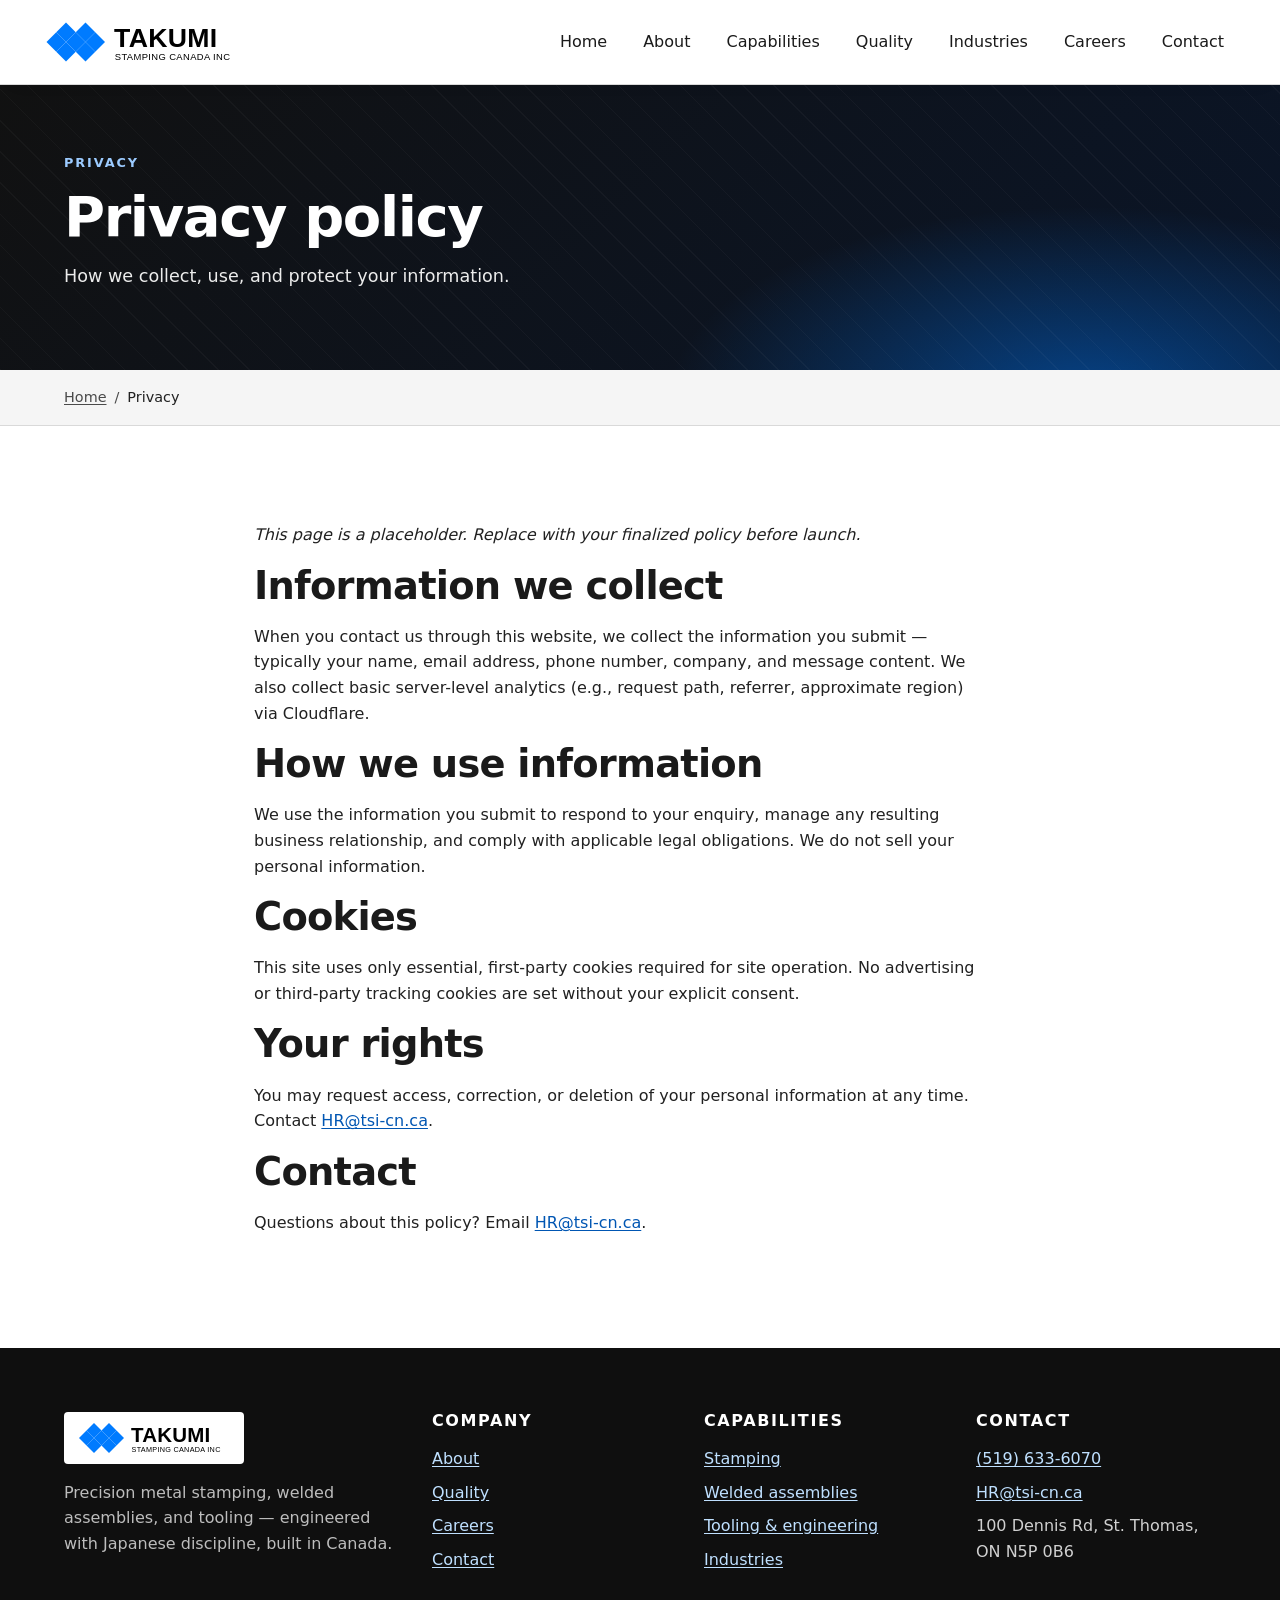
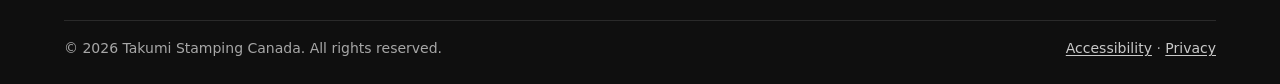
<file: privacy.html>
<!doctype html>
<html lang="en">
<head>
  <meta charset="utf-8">
  <meta name="viewport" content="width=device-width, initial-scale=1">
  <title>Privacy Policy — Takumi Stamping Canada</title>
  <meta name="description" content="Privacy policy for Takumi Stamping Canada.">
  <meta name="theme-color" content="#007BFF">
  <link rel="icon" type="image/svg+xml" href="/assets/img/logo.svg">
  <link rel="stylesheet" href="/assets/css/styles.css">
  <link rel="canonical" href="https://takumistampingcanada.ca/privacy.html">
</head>
<body>
  <a class="skip-link" href="#main">Skip to main content</a>

  <header class="site-header" role="banner">
    <div class="container site-header__inner">
      <a class="site-logo" href="/" aria-label="Takumi Stamping Canada — home">
        <img src="/assets/img/logo.svg" alt="Takumi Stamping Canada">
      </a>
      <button class="nav-toggle" type="button" aria-expanded="false" aria-controls="primary-nav">
        <span class="nav-toggle__bars" aria-hidden="true"><span></span><span></span><span></span></span>
        <span>Menu</span>
      </button>
      <nav id="primary-nav" class="primary-nav" aria-label="Primary">
        <ul>
          <li><a href="/">Home</a></li>
          <li><a href="/about.html">About</a></li>
          <li><a href="/capabilities.html">Capabilities</a></li>
          <li><a href="/quality.html">Quality</a></li>
          <li><a href="/industries.html">Industries</a></li>
          <li><a href="/careers.html">Careers</a></li>
          <li><a href="/contact.html">Contact</a></li>
        </ul>
      </nav>
    </div>
  </header>

  <main id="main">
    <section class="page-header">
      <div class="container">
        <span class="eyebrow" style="color:#9ccbff;">Privacy</span>
        <h1>Privacy policy</h1>
        <p>How we collect, use, and protect your information.</p>
      </div>
    </section>

    <nav class="breadcrumb" aria-label="Breadcrumb">
      <div class="container">
        <ol>
          <li><a href="/">Home</a></li>
          <li aria-current="page">Privacy</li>
        </ol>
      </div>
    </nav>

    <section class="section">
      <div class="container" style="max-width: 820px;">
        <p><em>This page is a placeholder. Replace with your finalized policy before launch.</em></p>

        <h2>Information we collect</h2>
        <p>When you contact us through this website, we collect the information you submit &mdash; typically your name, email address, phone number, company, and message content. We also collect basic server-level analytics (e.g., request path, referrer, approximate region) via Cloudflare.</p>

        <h2>How we use information</h2>
        <p>We use the information you submit to respond to your enquiry, manage any resulting business relationship, and comply with applicable legal obligations. We do not sell your personal information.</p>

        <h2>Cookies</h2>
        <p>This site uses only essential, first-party cookies required for site operation. No advertising or third-party tracking cookies are set without your explicit consent.</p>

        <h2>Your rights</h2>
        <p>You may request access, correction, or deletion of your personal information at any time. Contact <a href="mailto:HR@tsi-cn.ca">HR@tsi-cn.ca</a>.</p>

        <h2>Contact</h2>
        <p>Questions about this policy? Email <a href="mailto:HR@tsi-cn.ca">HR@tsi-cn.ca</a>.</p>
      </div>
    </section>
  </main>

  <footer class="site-footer" role="contentinfo">
    <div class="container">
      <div class="footer-grid">
        <div class="footer-brand">
          <img src="/assets/img/logo.svg" alt="Takumi Stamping Canada">
          <p>Precision metal stamping, welded assemblies, and tooling &mdash; engineered with Japanese discipline, built in Canada.</p>
        </div>
        <nav aria-label="Footer — company">
          <h3>Company</h3>
          <ul>
            <li><a href="/about.html">About</a></li>
            <li><a href="/quality.html">Quality</a></li>
            <li><a href="/careers.html">Careers</a></li>
            <li><a href="/contact.html">Contact</a></li>
          </ul>
        </nav>
        <nav aria-label="Footer — capabilities">
          <h3>Capabilities</h3>
          <ul>
            <li><a href="/capabilities.html#stamping">Stamping</a></li>
            <li><a href="/capabilities.html#welding">Welded assemblies</a></li>
            <li><a href="/capabilities.html#tooling">Tooling &amp; engineering</a></li>
            <li><a href="/industries.html">Industries</a></li>
          </ul>
        </nav>
        <div>
          <h3>Contact</h3>
          <ul>
            <li><a href="tel:+15196336070">(519) 633-6070</a></li>
            <li><a href="mailto:HR@tsi-cn.ca">HR@tsi-cn.ca</a></li>
            <li>100 Dennis Rd, St. Thomas, ON N5P 0B6</li>
          </ul>
        </div>
      </div>
      <div class="footer-legal">
        <span>&copy; <span id="year">2026</span> Takumi Stamping Canada. All rights reserved.</span>
        <span><a href="/accessibility.html">Accessibility</a> &middot; <a href="/privacy.html">Privacy</a></span>
      </div>
    </div>
  </footer>

  <script src="/assets/js/main.js" defer></script>
</body>
</html>
</file>
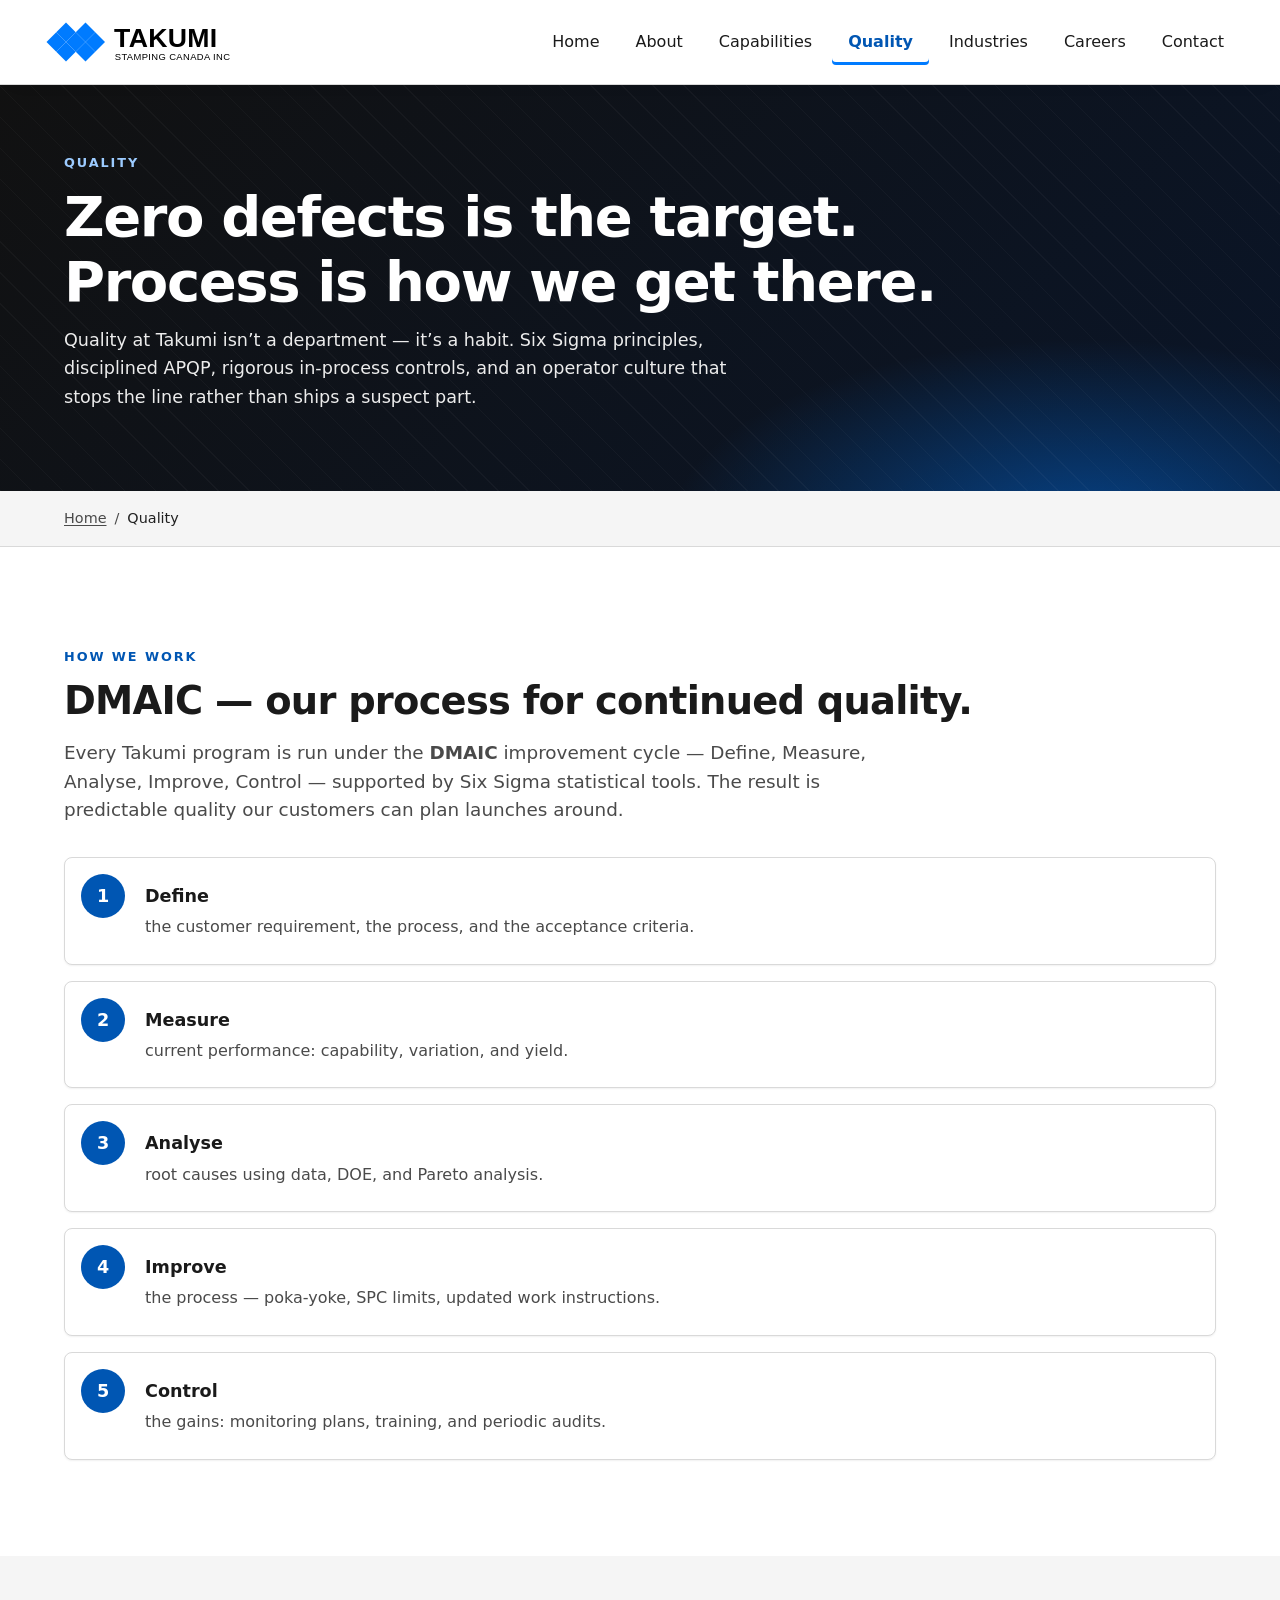
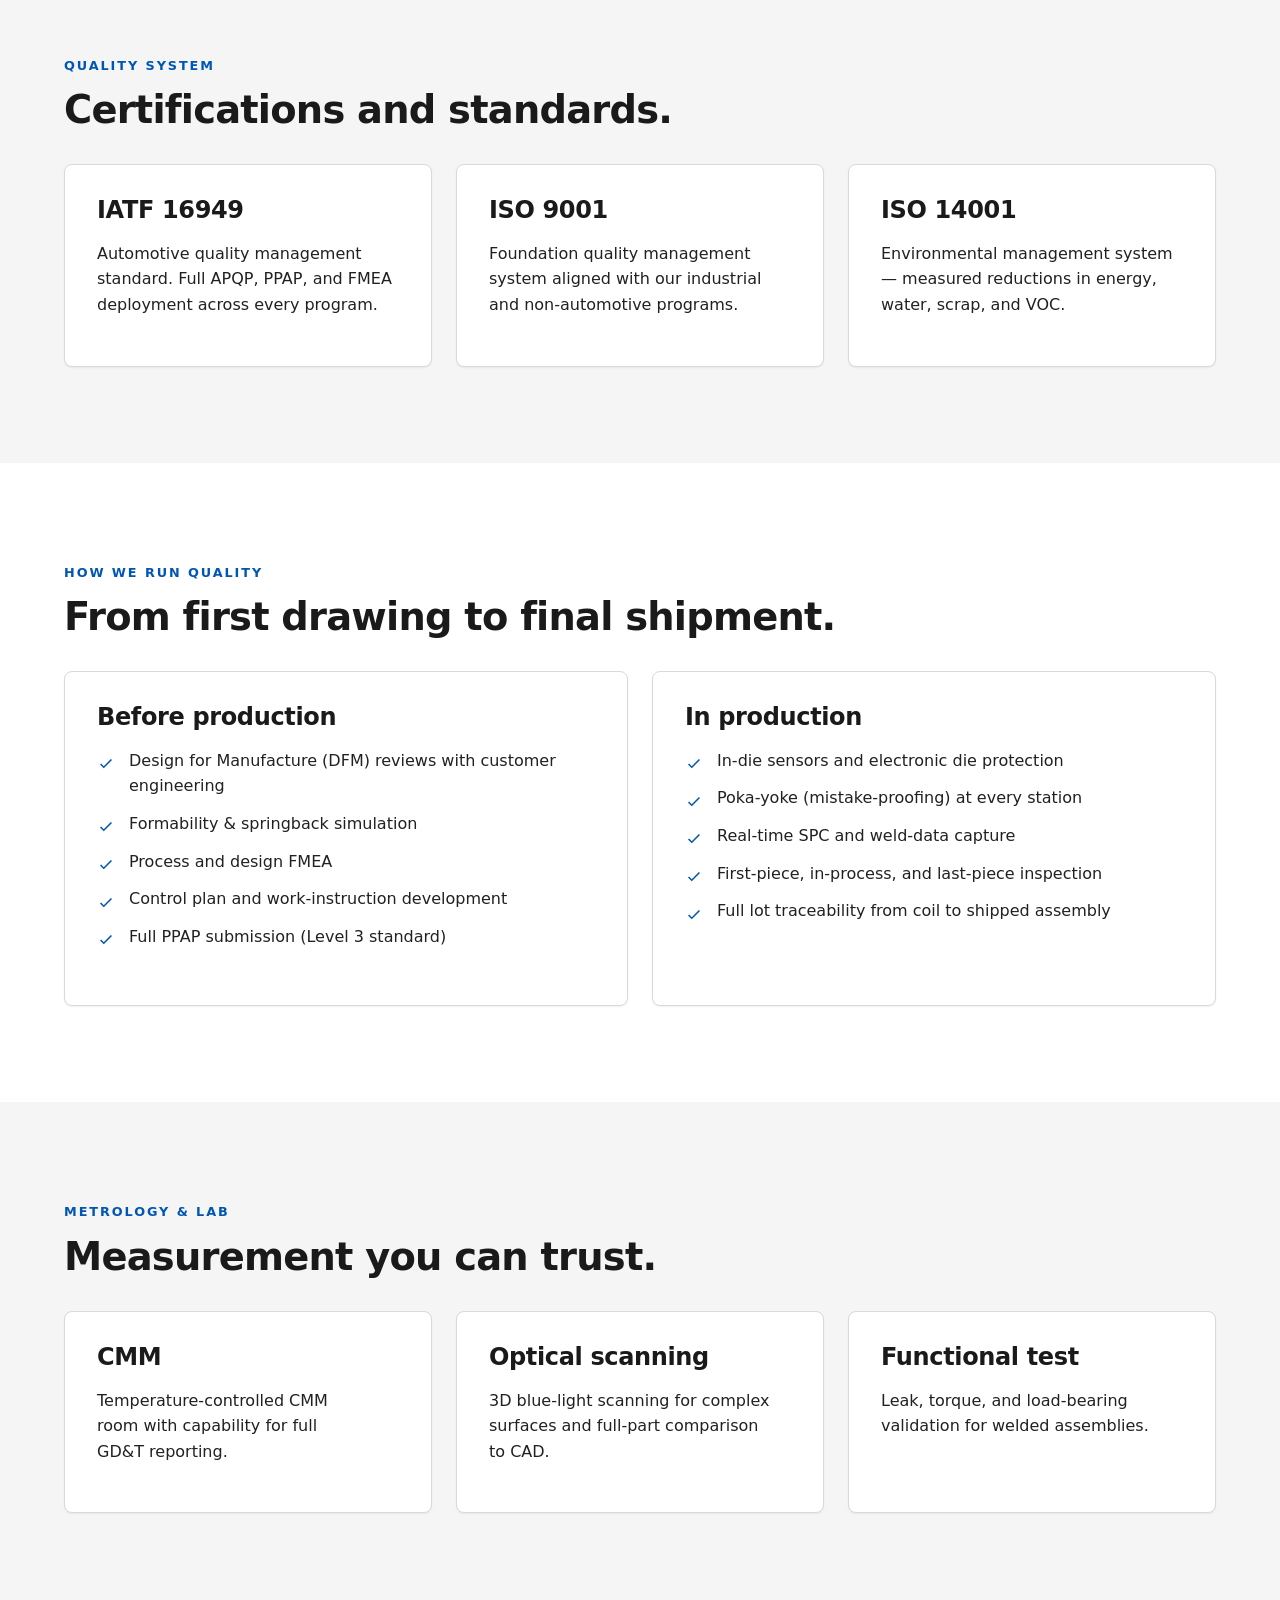
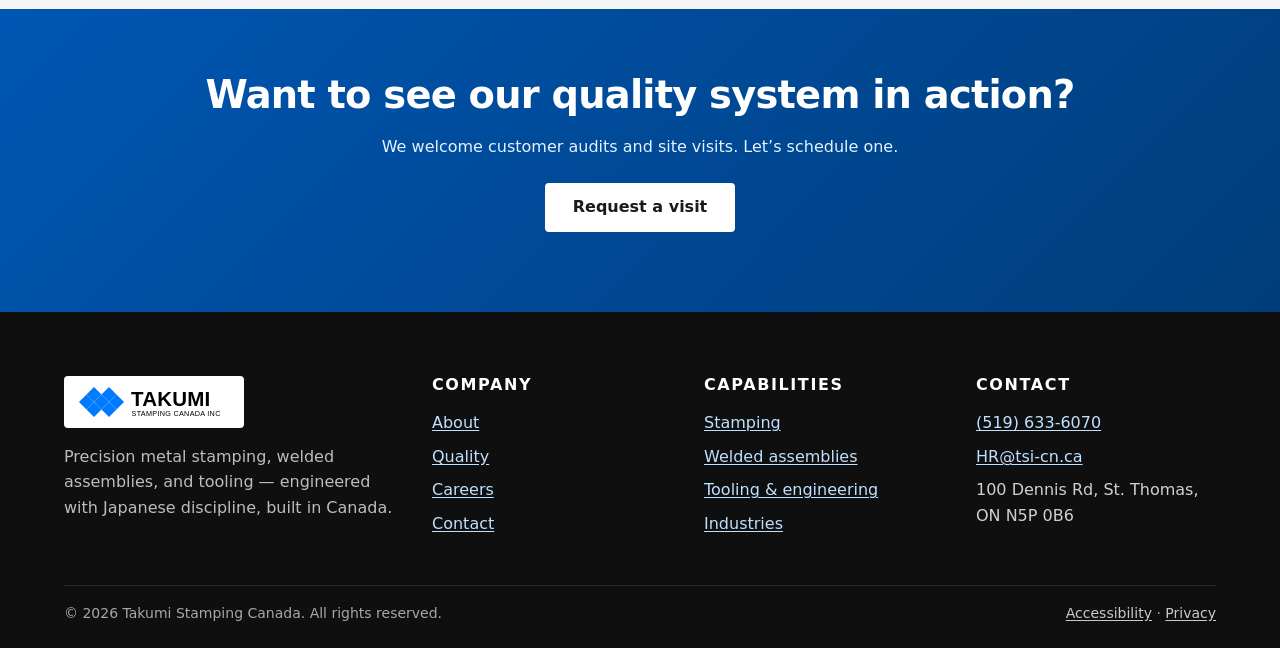
<file: quality.html>
<!doctype html>
<html lang="en">
<head>
  <meta charset="utf-8">
  <meta name="viewport" content="width=device-width, initial-scale=1">
  <title>Quality — Takumi Stamping Canada</title>
  <meta name="description" content="IATF 16949, ISO 9001, and ISO 14001 aligned quality systems at Takumi Stamping Canada — APQP, PPAP, SPC, and full traceability on safety-critical components.">
  <meta name="theme-color" content="#007BFF">
  <link rel="icon" type="image/svg+xml" href="/assets/img/logo.svg">
  <link rel="stylesheet" href="/assets/css/styles.css">
  <link rel="canonical" href="https://takumistampingcanada.ca/quality.html">
</head>
<body>
  <a class="skip-link" href="#main">Skip to main content</a>

  <header class="site-header" role="banner">
    <div class="container site-header__inner">
      <a class="site-logo" href="/" aria-label="Takumi Stamping Canada — home">
        <img src="/assets/img/logo.svg" alt="Takumi Stamping Canada">
      </a>
      <button class="nav-toggle" type="button" aria-expanded="false" aria-controls="primary-nav">
        <span class="nav-toggle__bars" aria-hidden="true"><span></span><span></span><span></span></span>
        <span>Menu</span>
      </button>
      <nav id="primary-nav" class="primary-nav" aria-label="Primary">
        <ul>
          <li><a href="/">Home</a></li>
          <li><a href="/about.html">About</a></li>
          <li><a href="/capabilities.html">Capabilities</a></li>
          <li><a href="/quality.html" aria-current="page">Quality</a></li>
          <li><a href="/industries.html">Industries</a></li>
          <li><a href="/careers.html">Careers</a></li>
          <li><a href="/contact.html">Contact</a></li>
        </ul>
      </nav>
    </div>
  </header>

  <main id="main">
    <section class="page-header" aria-labelledby="page-heading">
      <div class="container">
        <span class="eyebrow" style="color:#9ccbff;">Quality</span>
        <h1 id="page-heading">Zero defects is the target. Process is how we get there.</h1>
        <p>Quality at Takumi isn&rsquo;t a department &mdash; it&rsquo;s a habit. Six&nbsp;Sigma principles, disciplined APQP, rigorous in-process controls, and an operator culture that stops the line rather than ships a suspect part.</p>
      </div>
    </section>

    <nav class="breadcrumb" aria-label="Breadcrumb">
      <div class="container">
        <ol>
          <li><a href="/">Home</a></li>
          <li aria-current="page">Quality</li>
        </ol>
      </div>
    </nav>

    <section class="section" aria-labelledby="dmaic-heading">
      <div class="container">
        <span class="eyebrow">How we work</span>
        <h2 id="dmaic-heading">DMAIC &mdash; our process for continued quality.</h2>
        <p class="lead" style="max-width: 70ch;">Every Takumi program is run under the <strong>DMAIC</strong> improvement cycle &mdash; Define, Measure, Analyse, Improve, Control &mdash; supported by Six&nbsp;Sigma statistical tools. The result is predictable quality our customers can plan launches around.</p>
        <ol class="stepper" aria-label="DMAIC cycle">
          <li><strong>Define</strong><span>the customer requirement, the process, and the acceptance criteria.</span></li>
          <li><strong>Measure</strong><span>current performance: capability, variation, and yield.</span></li>
          <li><strong>Analyse</strong><span>root causes using data, DOE, and Pareto analysis.</span></li>
          <li><strong>Improve</strong><span>the process &mdash; poka-yoke, SPC limits, updated work instructions.</span></li>
          <li><strong>Control</strong><span>the gains: monitoring plans, training, and periodic audits.</span></li>
        </ol>
      </div>
    </section>

    <section class="section section--alt" aria-labelledby="sys-heading">
      <div class="container">
        <span class="eyebrow">Quality system</span>
        <h2 id="sys-heading">Certifications and standards.</h2>
        <div class="grid grid--3" style="margin-top: var(--space-6);">
          <article class="card">
            <h3>IATF&nbsp;16949</h3>
            <p>Automotive quality management standard. Full APQP, PPAP, and FMEA deployment across every program.</p>
          </article>
          <article class="card">
            <h3>ISO&nbsp;9001</h3>
            <p>Foundation quality management system aligned with our industrial and non-automotive programs.</p>
          </article>
          <article class="card">
            <h3>ISO&nbsp;14001</h3>
            <p>Environmental management system &mdash; measured reductions in energy, water, scrap, and VOC.</p>
          </article>
        </div>
      </div>
    </section>

    <section class="section" aria-labelledby="proc-heading">
      <div class="container">
        <span class="eyebrow">How we run quality</span>
        <h2 id="proc-heading">From first drawing to final shipment.</h2>
        <div class="grid grid--2" style="margin-top: var(--space-6);">
          <article class="card">
            <h3>Before production</h3>
            <ul class="check-list">
              <li>Design for Manufacture (DFM) reviews with customer engineering</li>
              <li>Formability &amp; springback simulation</li>
              <li>Process and design FMEA</li>
              <li>Control plan and work-instruction development</li>
              <li>Full PPAP submission (Level 3 standard)</li>
            </ul>
          </article>
          <article class="card">
            <h3>In production</h3>
            <ul class="check-list">
              <li>In-die sensors and electronic die protection</li>
              <li>Poka-yoke (mistake-proofing) at every station</li>
              <li>Real-time SPC and weld-data capture</li>
              <li>First-piece, in-process, and last-piece inspection</li>
              <li>Full lot traceability from coil to shipped assembly</li>
            </ul>
          </article>
        </div>
      </div>
    </section>

    <section class="section section--alt" aria-labelledby="lab-heading">
      <div class="container">
        <span class="eyebrow">Metrology &amp; lab</span>
        <h2 id="lab-heading">Measurement you can trust.</h2>
        <div class="grid grid--3" style="margin-top: var(--space-6);">
          <article class="card"><h3>CMM</h3><p>Temperature-controlled CMM room with capability for full GD&amp;T reporting.</p></article>
          <article class="card"><h3>Optical scanning</h3><p>3D blue-light scanning for complex surfaces and full-part comparison to CAD.</p></article>
          <article class="card"><h3>Functional test</h3><p>Leak, torque, and load-bearing validation for welded assemblies.</p></article>
        </div>
      </div>
    </section>

    <section class="cta-band" aria-labelledby="cta-heading">
      <div class="container">
        <h2 id="cta-heading">Want to see our quality system in action?</h2>
        <p>We welcome customer audits and site visits. Let&rsquo;s schedule one.</p>
        <p style="margin-top: var(--space-5);"><a class="btn btn--inverse" href="/contact.html">Request a visit</a></p>
      </div>
    </section>
  </main>

  <footer class="site-footer" role="contentinfo">
    <div class="container">
      <div class="footer-grid">
        <div class="footer-brand">
          <img src="/assets/img/logo.svg" alt="Takumi Stamping Canada">
          <p>Precision metal stamping, welded assemblies, and tooling &mdash; engineered with Japanese discipline, built in Canada.</p>
        </div>
        <nav aria-label="Footer — company">
          <h3>Company</h3>
          <ul>
            <li><a href="/about.html">About</a></li>
            <li><a href="/quality.html">Quality</a></li>
            <li><a href="/careers.html">Careers</a></li>
            <li><a href="/contact.html">Contact</a></li>
          </ul>
        </nav>
        <nav aria-label="Footer — capabilities">
          <h3>Capabilities</h3>
          <ul>
            <li><a href="/capabilities.html#stamping">Stamping</a></li>
            <li><a href="/capabilities.html#welding">Welded assemblies</a></li>
            <li><a href="/capabilities.html#tooling">Tooling &amp; engineering</a></li>
            <li><a href="/industries.html">Industries</a></li>
          </ul>
        </nav>
        <div>
          <h3>Contact</h3>
          <ul>
            <li><a href="tel:+15196336070">(519) 633-6070</a></li>
            <li><a href="mailto:HR@tsi-cn.ca">HR@tsi-cn.ca</a></li>
            <li>100 Dennis Rd, St. Thomas, ON N5P 0B6</li>
          </ul>
        </div>
      </div>
      <div class="footer-legal">
        <span>&copy; <span id="year">2026</span> Takumi Stamping Canada. All rights reserved.</span>
        <span><a href="/accessibility.html">Accessibility</a> &middot; <a href="/privacy.html">Privacy</a></span>
      </div>
    </div>
  </footer>

  <script src="/assets/js/main.js" defer></script>
</body>
</html>
</file>
<file: assets/css/styles.css>
/* =========================================================
   Takumi Stamping Canada — Stylesheet
   WCAG 2.0 AA compliant (contrast, focus, motion, spacing)
   ========================================================= */

/* --- Design tokens --- */
:root {
  --color-primary: #007BFF;        /* Takumi brand blue (matches logo diamonds) */
  --color-primary-dark: #0056B3;   /* Darker blue for links, button primary, hovers — AA-contrast on white */
  --color-ink: #1a1a1a;            /* Near-black */
  --color-text: #212121;           /* Body text — 16.1:1 on white */
  --color-muted: #4a4a4a;          /* Secondary text — 9.7:1 on white */
  --color-surface: #ffffff;
  --color-surface-alt: #f5f5f5;
  --color-surface-dark: #0f0f0f;
  --color-border: #d9d9d9;
  --color-focus: #0b5cff;          /* High-visibility focus ring */

  /* System font stack that favours modern, crisp UI faces on every OS:
     - system-ui / -apple-system: San Francisco (macOS/iOS), Segoe UI (Windows)
     - "Inter": used if locally installed (many design-minded users)
     - BlinkMacSystemFont: Chrome on macOS fallback
     - "Segoe UI": Windows
     - Roboto: Android / ChromeOS
     - "Helvetica Neue" / Arial: final fallbacks */
  --font-sans: "Inter", system-ui, -apple-system, BlinkMacSystemFont, "Segoe UI", Roboto, "Helvetica Neue", Arial, "Liberation Sans", sans-serif;
  --font-display: "Inter", system-ui, -apple-system, BlinkMacSystemFont, "Segoe UI", Roboto, "Helvetica Neue", Arial, "Liberation Sans", sans-serif;
  --font-mono: ui-monospace, SFMono-Regular, Menlo, "Liberation Mono", Consolas, monospace;

  --space-1: 0.25rem;
  --space-2: 0.5rem;
  --space-3: 0.75rem;
  --space-4: 1rem;
  --space-5: 1.5rem;
  --space-6: 2rem;
  --space-7: 3rem;
  --space-8: 4rem;
  --space-9: 6rem;

  --radius-sm: 4px;
  --radius-md: 8px;
  --radius-lg: 14px;

  --shadow-sm: 0 1px 2px rgba(0,0,0,0.06);
  --shadow-md: 0 4px 12px rgba(0,0,0,0.08);
  --shadow-lg: 0 16px 40px rgba(0,0,0,0.12);

  --container: 1200px;
}

/* --- Reset / base --- */
*, *::before, *::after { box-sizing: border-box; }
html { scroll-behavior: smooth; }
@media (prefers-reduced-motion: reduce) {
  html { scroll-behavior: auto; }
  *, *::before, *::after { animation-duration: 0.001ms !important; animation-iteration-count: 1 !important; transition-duration: 0.001ms !important; }
}

body {
  margin: 0;
  font-family: var(--font-sans);
  font-size: 1rem;
  line-height: 1.6;
  color: var(--color-text);
  background: var(--color-surface);
  -webkit-font-smoothing: antialiased;
  text-rendering: optimizeLegibility;
}

img, svg { max-width: 100%; height: auto; display: block; }
a { color: var(--color-primary-dark); text-decoration: underline; text-underline-offset: 2px; }
a:hover { text-decoration-thickness: 2px; }

/* Keyboard focus — always visible, high contrast (WCAG 2.4.7) */
:focus-visible {
  outline: 3px solid var(--color-focus);
  outline-offset: 2px;
  border-radius: 2px;
}

/* Skip link (WCAG 2.4.1) */
.skip-link {
  position: absolute;
  top: -100px;
  left: 0;
  background: var(--color-ink);
  color: #fff;
  padding: var(--space-3) var(--space-5);
  z-index: 1000;
  text-decoration: none;
  font-weight: 600;
}
.skip-link:focus { top: 0; }

/* Screen-reader-only utility */
.visually-hidden {
  position: absolute !important;
  width: 1px; height: 1px;
  padding: 0; margin: -1px;
  overflow: hidden; clip: rect(0,0,0,0);
  white-space: nowrap; border: 0;
}

/* --- Typography --- */
h1, h2, h3, h4 {
  font-family: var(--font-display);
  color: var(--color-ink);
  line-height: 1.15;
  margin: 0 0 var(--space-4);
  font-weight: 800;
  letter-spacing: -0.015em;
  text-wrap: balance; /* progressive enhancement for headlines */
}
h1 { font-size: clamp(2.15rem, 1.4rem + 3.2vw, 3.5rem); letter-spacing: -0.025em; }
h2 { font-size: clamp(1.7rem, 1.2rem + 1.8vw, 2.4rem); letter-spacing: -0.02em; }
h3 { font-size: clamp(1.2rem, 1rem + 0.8vw, 1.5rem); font-weight: 700; }
h4 { font-size: 1.1rem; font-weight: 700; }
p  { margin: 0 0 var(--space-4); max-width: 72ch; text-wrap: pretty; }
.lead { font-size: 1.15rem; color: var(--color-muted); line-height: 1.55; }

/* Tabular numerals on metric displays */
.stat__num { font-variant-numeric: tabular-nums; font-feature-settings: "tnum" 1; }

/* --- Layout helpers --- */
.container { width: 100%; max-width: var(--container); margin: 0 auto; padding: 0 var(--space-5); }
.section   { padding: var(--space-9) 0; }
.section--tight { padding: var(--space-7) 0; }
.section--alt   { background: var(--color-surface-alt); }
.section--dark  { background: var(--color-surface-dark); color: #eaeaea; }
.section--dark h1, .section--dark h2, .section--dark h3 { color: #fff; }
.section--dark p { color: #d0d0d0; }

.eyebrow {
  display: inline-block;
  font-size: 0.8rem;
  font-weight: 700;
  letter-spacing: 0.15em;
  text-transform: uppercase;
  color: var(--color-primary-dark);
  margin-bottom: var(--space-3);
}
.section--dark .eyebrow { color: #7fb8ff; }

/* --- Buttons --- */
.btn {
  display: inline-flex;
  align-items: center;
  justify-content: center;
  gap: var(--space-2);
  padding: 0.9rem 1.6rem;
  font-weight: 700;
  font-size: 1rem;
  line-height: 1;
  border-radius: var(--radius-sm);
  text-decoration: none;
  border: 2px solid transparent;
  cursor: pointer;
  transition: background .15s ease, color .15s ease, border-color .15s ease, box-shadow .15s ease, transform .15s ease;
  min-height: 44px; /* WCAG 2.5.5 target size */
  box-shadow: 0 1px 0 rgba(0,0,0,0.04);
}
.btn:active { transform: translateY(1px); }
.btn--primary       { background: var(--color-primary-dark); color: #fff; border-color: var(--color-primary-dark); }
.btn--primary:hover { background: #003D7A; border-color: #003D7A; box-shadow: 0 6px 18px -6px rgba(0, 123, 255,0.45); }
.btn--secondary       { background: transparent; color: var(--color-ink); border-color: var(--color-ink); }
.btn--secondary:hover { background: var(--color-ink); color: #fff; }
.btn--inverse         { background: #fff; color: var(--color-ink); border-color: #fff; }
.btn--inverse:hover   { background: transparent; color: #fff; }
.btn--ghost         { background: transparent; color: #fff; border-color: #fff; }
.btn--ghost:hover   { background: #fff; color: var(--color-ink); }

/* --- Header / Nav --- */
.site-header {
  background: rgba(255,255,255,0.92);
  backdrop-filter: saturate(140%) blur(8px);
  -webkit-backdrop-filter: saturate(140%) blur(8px);
  border-bottom: 1px solid var(--color-border);
  position: sticky; top: 0; z-index: 100;
  box-shadow: 0 1px 0 rgba(0,0,0,0.02), 0 8px 20px -16px rgba(0,0,0,0.18);
}
.site-header__inner {
  display: flex; align-items: center; justify-content: space-between;
  gap: var(--space-5);
  padding: var(--space-4) 0;
}
.site-logo { display: inline-flex; align-items: center; }
.site-logo img { height: 52px; width: auto; max-width: 260px; }
@media (max-width: 600px) { .site-logo img { height: 44px; max-width: 200px; } }
.site-logo:focus-visible { outline-offset: 4px; }

.primary-nav { display: flex; align-items: center; gap: var(--space-2); }
.primary-nav ul {
  display: flex; gap: var(--space-1);
  list-style: none; padding: 0; margin: 0;
}
.primary-nav a {
  display: inline-block;
  padding: var(--space-3) var(--space-4);
  color: var(--color-ink);
  text-decoration: none;
  font-weight: 500;
  border-radius: var(--radius-sm);
  min-height: 44px;
  line-height: 1.4;
}
.primary-nav a:hover { background: var(--color-surface-alt); }
.primary-nav a[aria-current="page"] {
  color: var(--color-primary-dark);
  font-weight: 700;
  box-shadow: inset 0 -3px 0 var(--color-primary);
}

.nav-toggle {
  display: none;
  background: transparent; border: 2px solid var(--color-ink);
  padding: var(--space-2) var(--space-3); border-radius: var(--radius-sm);
  color: var(--color-ink); font-weight: 600;
  min-height: 44px; min-width: 44px; cursor: pointer;
  align-items: center; gap: var(--space-2);
}
.nav-toggle__bars { display: inline-flex; flex-direction: column; gap: 3px; }
.nav-toggle__bars span { display: block; width: 20px; height: 2px; background: var(--color-ink); }

@media (max-width: 900px) {
  .nav-toggle { display: inline-flex; }
  .primary-nav {
    position: absolute; top: 100%; left: 0; right: 0;
    background: #fff; border-bottom: 1px solid var(--color-border);
    padding: var(--space-3) var(--space-5);
    display: none;
  }
  .primary-nav[data-open="true"] { display: block; }
  .primary-nav ul { flex-direction: column; gap: 0; }
  .primary-nav a { display: block; border-bottom: 1px solid var(--color-border); border-radius: 0; }
}

/* --- Hero --- */
.hero {
  position: relative;
  isolation: isolate;
  background:
    radial-gradient(900px 500px at 85% 110%, rgba(0, 123, 255,0.55), transparent 60%),
    radial-gradient(700px 400px at 10% -10%, rgba(0, 123, 255,0.25), transparent 60%),
    linear-gradient(135deg, #0d0d0d 0%, #0d1420 55%, #0a1b33 100%);
  color: #fff;
  padding: clamp(var(--space-8), 10vw, var(--space-9)) 0 calc(var(--space-9) + var(--space-4));
  overflow: hidden;
}
/* Diagonal hairline pattern overlay for subtle industrial texture */
.hero::before {
  content: "";
  position: absolute; inset: 0; z-index: -1;
  background-image:
    repeating-linear-gradient(45deg, rgba(255,255,255,0.035) 0 1px, transparent 1px 22px);
  pointer-events: none;
}
/* Faint blue brand glow in the corner */
.hero::after {
  content: "";
  position: absolute; right: -80px; bottom: -80px; z-index: -1;
  width: 360px; height: 360px;
  background: radial-gradient(circle, rgba(0, 123, 255,0.28), transparent 65%);
  pointer-events: none;
}
.hero__inner { position: relative; max-width: 820px; }
.hero h1 { color: #fff; margin-bottom: var(--space-5); }
.hero p  { color: #ececec; font-size: 1.2rem; max-width: 60ch; margin-bottom: var(--space-6); }
.hero .eyebrow { color: #bfe0ff; }
.hero__cta { display: flex; flex-wrap: wrap; gap: var(--space-3); }

/* --- Cards / grids --- */
.grid { display: grid; gap: var(--space-5); }
.grid--2 { grid-template-columns: repeat(2, minmax(0,1fr)); }
.grid--3 { grid-template-columns: repeat(3, minmax(0,1fr)); }
.grid--4 { grid-template-columns: repeat(4, minmax(0,1fr)); }
@media (max-width: 900px) { .grid--3, .grid--4 { grid-template-columns: repeat(2, minmax(0,1fr)); } }
@media (max-width: 600px) { .grid--2, .grid--3, .grid--4 { grid-template-columns: 1fr; } }

.card {
  background: #fff;
  border: 1px solid var(--color-border);
  border-radius: var(--radius-md);
  padding: var(--space-6);
  box-shadow: var(--shadow-sm);
  transition: box-shadow .15s ease, transform .15s ease, border-color .15s ease;
}
.card:hover { box-shadow: var(--shadow-md); border-color: #bbb; }
.card h3 { margin-top: 0; }
.card__icon {
  width: 48px; height: 48px; border-radius: var(--radius-sm);
  background: rgba(0, 123, 255,0.08); color: var(--color-primary-dark);
  display: inline-flex; align-items: center; justify-content: center;
  margin-bottom: var(--space-4); font-weight: 700;
}
.card__icon svg { width: 26px; height: 26px; fill: currentColor; }

/* Dark-section card variant (for Industries band on homepage) */
.card--dark { background: #171717; border-color: #2a2a2a; color: #d0d0d0; }
.card--dark h3 { color: #ffffff; }
.card--dark p  { color: #bdbdbd; }
.card--dark:hover { border-color: #3a3a3a; box-shadow: 0 6px 20px rgba(0,0,0,0.4); }

/* Capabilities jump nav */
.cap-jump {
  list-style: none; padding: 0; margin: 0;
  display: flex; flex-wrap: wrap; gap: var(--space-2);
}
.cap-jump a {
  display: inline-block;
  padding: 0.6rem 1rem;
  border: 2px solid var(--color-border);
  border-radius: 999px;
  color: var(--color-ink);
  text-decoration: none;
  font-weight: 600;
  font-size: 0.95rem;
  min-height: 44px;
  line-height: 1.6;
  background: #fff;
}
.cap-jump a:hover { border-color: var(--color-primary-dark); color: var(--color-primary-dark); }

/* DMAIC stepper (ordered list with numbered pills) */
.stepper {
  list-style: none; counter-reset: step;
  padding: 0; margin: var(--space-6) 0 0;
  display: grid; gap: var(--space-4);
}
.stepper li {
  counter-increment: step;
  position: relative;
  padding: var(--space-5) var(--space-5) var(--space-5) 5rem;
  background: #fff;
  border: 1px solid var(--color-border);
  border-radius: var(--radius-md);
  box-shadow: var(--shadow-sm);
}
.stepper li::before {
  content: counter(step);
  position: absolute;
  left: var(--space-4);
  top: var(--space-4);
  width: 44px; height: 44px;
  display: inline-flex; align-items: center; justify-content: center;
  border-radius: 50%;
  background: var(--color-primary-dark); color: #fff;
  font-weight: 800; font-size: 1.1rem;
  font-variant-numeric: tabular-nums;
}
.stepper li strong {
  display: block; color: var(--color-ink);
  font-size: 1.1rem; margin-bottom: var(--space-1);
}
.stepper li span { color: var(--color-muted); }

/* Stats variant — vertical stack inside a split column */
.stats--stack { display: grid; grid-template-columns: 1fr; gap: var(--space-5); }
.stats--stack .stat { text-align: left; }

/* --- Stats band --- */
.stats { display: grid; grid-template-columns: repeat(4, 1fr); gap: var(--space-6); }
@media (max-width: 900px) { .stats { grid-template-columns: repeat(2, 1fr); } }
@media (max-width: 500px) { .stats { grid-template-columns: 1fr; } }
.stat { text-align: center; }
.stat__num  { font-size: clamp(2rem, 1.4rem + 2vw, 3rem); font-weight: 700; color: var(--color-primary); line-height: 1; }
.stat__label { color: var(--color-muted); font-weight: 500; margin-top: var(--space-2); }
.section--dark .stat__label { color: #c8c8c8; }

/* --- Split layout --- */
.split { display: grid; grid-template-columns: 1fr 1fr; gap: var(--space-8); align-items: center; }
@media (max-width: 900px) { .split { grid-template-columns: 1fr; gap: var(--space-6); } }
.split__image {
  aspect-ratio: 4 / 3;
  background: linear-gradient(135deg, #1a1a1a, #333);
  border-radius: var(--radius-md);
  position: relative; overflow: hidden;
  box-shadow: var(--shadow-lg);
}
.split__image::after {
  content: ""; position: absolute; inset: 0;
  background: radial-gradient(circle at 30% 30%, rgba(0, 123, 255,0.35), transparent 60%);
}
.split__image svg { position: absolute; inset: 0; margin: auto; width: 50%; height: auto; opacity: 0.9; }

/* --- Lists --- */
.check-list { list-style: none; padding: 0; margin: 0 0 var(--space-5); }
.check-list li {
  position: relative;
  padding-left: 2rem;
  margin-bottom: var(--space-3);
}
.check-list li::before {
  content: "";
  position: absolute; left: 0; top: 0.4em;
  width: 18px; height: 18px;
  background: var(--color-primary-dark);
  -webkit-mask: url("data:image/svg+xml;utf8,<svg xmlns='http://www.w3.org/2000/svg' viewBox='0 0 24 24'><path d='M9 16.2l-3.5-3.6L4 14l5 5 11-11-1.5-1.4z'/></svg>") center/contain no-repeat;
          mask: url("data:image/svg+xml;utf8,<svg xmlns='http://www.w3.org/2000/svg' viewBox='0 0 24 24'><path d='M9 16.2l-3.5-3.6L4 14l5 5 11-11-1.5-1.4z'/></svg>") center/contain no-repeat;
}

/* --- CTA band --- */
.cta-band {
  background: linear-gradient(135deg, var(--color-primary-dark), #003D7A);
  color: #fff; padding: var(--space-8) 0;
  text-align: center;
}
.cta-band h2 { color: #fff; }
.cta-band p { color: #e6f2ff; max-width: 60ch; margin-left: auto; margin-right: auto; }

/* --- Forms --- */
.form { display: grid; gap: var(--space-4); max-width: 640px; }
.field { display: flex; flex-direction: column; gap: var(--space-2); }
.field label { font-weight: 600; color: var(--color-ink); }
.field .req { color: var(--color-primary-dark); }
.field .hint { font-size: 0.875rem; color: var(--color-muted); }
.field input, .field select, .field textarea {
  font: inherit;
  padding: 0.75rem 0.9rem;
  border: 2px solid var(--color-border);
  border-radius: var(--radius-sm);
  background: #fff; color: var(--color-ink);
  min-height: 44px;
}
.field textarea { min-height: 140px; resize: vertical; }
.field input:focus, .field select:focus, .field textarea:focus {
  border-color: var(--color-focus);
  outline: 3px solid var(--color-focus);
  outline-offset: 0;
}
.field[aria-invalid="true"] input,
.field[aria-invalid="true"] textarea { border-color: var(--color-primary-dark); }
.form__status {
  padding: var(--space-3) var(--space-4);
  border-radius: var(--radius-sm);
  background: #eef6ff; color: #0b3b7a; border: 1px solid #b8d3f2;
}
.form__status[data-state="error"] { background: #fdecec; color: #7a1f1f; border-color: #f4b3b3; }

/* --- Breadcrumb --- */
.breadcrumb { padding: var(--space-4) 0; background: var(--color-surface-alt); border-bottom: 1px solid var(--color-border); }
.breadcrumb ol { list-style: none; padding: 0; margin: 0; display: flex; flex-wrap: wrap; gap: var(--space-2); font-size: 0.9rem; }
.breadcrumb li + li::before { content: "/"; margin-right: var(--space-2); color: var(--color-muted); }
.breadcrumb a { color: var(--color-muted); }

/* --- Footer --- */
.site-footer {
  background: var(--color-surface-dark);
  color: #d0d0d0;
  padding: var(--space-8) 0 var(--space-5);
}
.site-footer a { color: #bfe0ff; }
.site-footer a:hover { color: #fff; }
.site-footer h3 {
  color: #fff; font-size: 1rem; text-transform: uppercase;
  letter-spacing: 0.1em; margin-bottom: var(--space-4);
}
.footer-grid { display: grid; grid-template-columns: 1.4fr 1fr 1fr 1fr; gap: var(--space-6); }
@media (max-width: 900px) { .footer-grid { grid-template-columns: 1fr 1fr; } }
@media (max-width: 500px) { .footer-grid { grid-template-columns: 1fr; } }
.site-footer ul { list-style: none; padding: 0; margin: 0; display: grid; gap: var(--space-2); }
.footer-brand img { height: 52px; max-width: 260px; background: #fff; padding: 6px 10px; border-radius: var(--radius-sm); }
.footer-brand p { color: #bdbdbd; margin-top: var(--space-4); max-width: 40ch; }
.footer-legal {
  margin-top: var(--space-7); padding-top: var(--space-4);
  border-top: 1px solid #2a2a2a;
  display: flex; flex-wrap: wrap; justify-content: space-between; gap: var(--space-3);
  font-size: 0.875rem; color: #a7a7a7;
}
.footer-legal a { color: #c9c9c9; }

/* --- Misc --- */
.page-header {
  position: relative;
  isolation: isolate;
  background:
    radial-gradient(700px 320px at 85% 110%, rgba(0, 123, 255,0.45), transparent 60%),
    linear-gradient(135deg, #111 0%, #0a1528 100%);
  color: #fff; padding: var(--space-8) 0;
  overflow: hidden;
}
.page-header::before {
  content: ""; position: absolute; inset: 0; z-index: -1;
  background-image: repeating-linear-gradient(45deg, rgba(255,255,255,0.03) 0 1px, transparent 1px 22px);
  pointer-events: none;
}
.page-header h1 { color: #fff; margin-bottom: var(--space-3); }
.page-header p { color: #ececec; max-width: 60ch; font-size: 1.1rem; }

.logo-strip { display: flex; flex-wrap: wrap; gap: var(--space-6); align-items: center; justify-content: center; }
.logo-strip span {
  font-weight: 700; font-size: 1.1rem;
  color: var(--color-muted); letter-spacing: 0.05em;
  padding: var(--space-2) var(--space-4);
  border: 2px solid var(--color-border); border-radius: var(--radius-sm);
}
</file>
